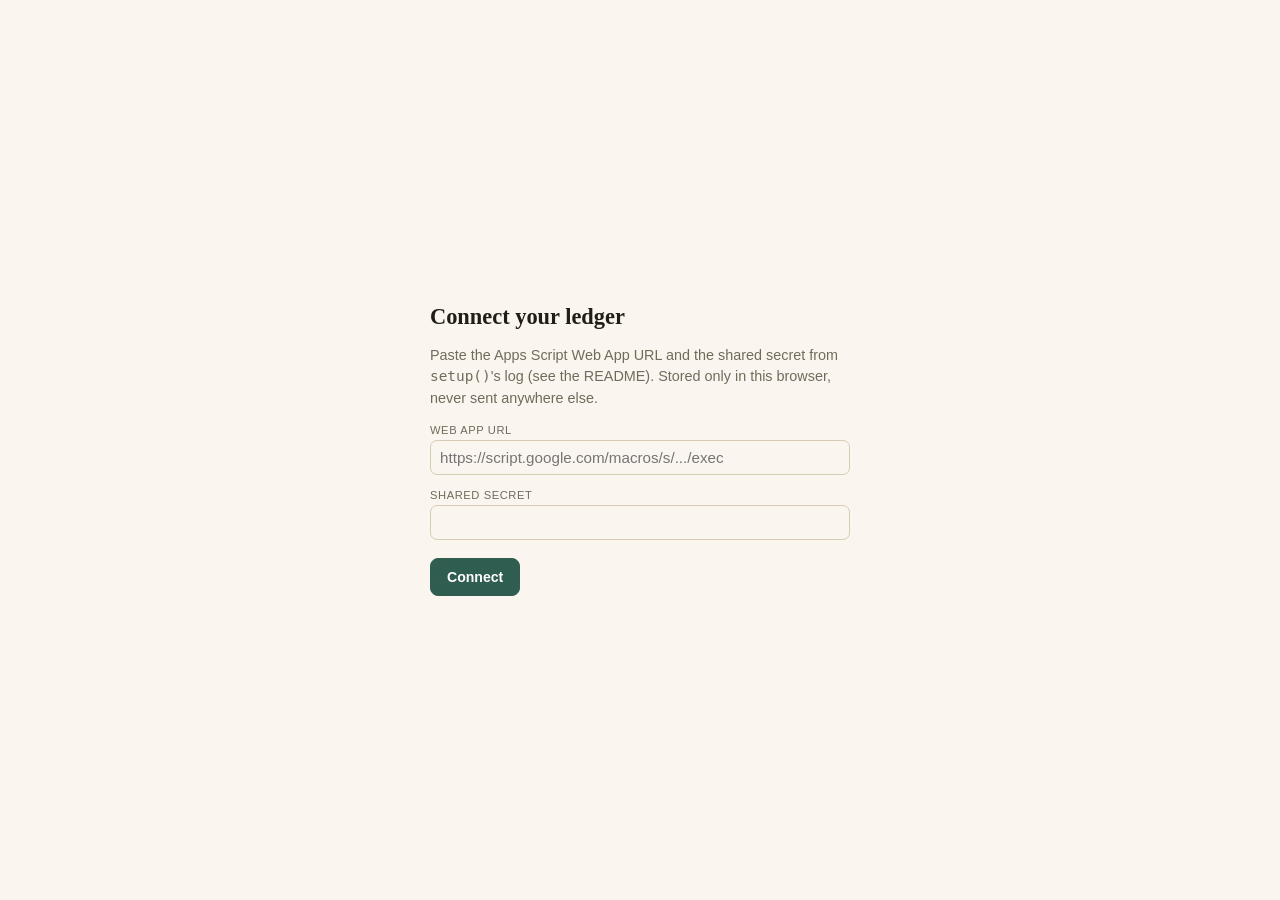
<file: index.html>
<!doctype html>
<html lang="en">
<head>
<meta charset="utf-8">
<title>Rent Ledger</title>
<meta name="viewport" content="width=device-width, initial-scale=1, viewport-fit=cover">
<meta name="color-scheme" content="light dark">
<style>
  :root{
    --paper:#FAF6EF; --paper-raised:#FFFFFF; --ink:#211D17; --ink-soft:#726A5B; --ink-faint:#A69C89;
    --line:#E7DFCF; --line-strong:#D7CBB3; --accent:#2F5D50; --accent-strong:#1F473C; --accent-soft:#E1EAE3;
    --good:#2F7A46; --good-soft:#E3F1E6; --warn:#AD7817; --warn-soft:#FBEEDA; --bad:#B23A2E; --bad-soft:#FBE7E3;
    --shadow: 0 1px 2px rgba(33,29,23,0.06), 0 4px 14px rgba(33,29,23,0.05);
    --radius: 10px;
    --serif: ui-serif, Georgia, "Iowan Old Style", "Palatino Linotype", "Times New Roman", serif;
    --sans: -apple-system, BlinkMacSystemFont, "Segoe UI", Roboto, Helvetica, Arial, sans-serif;
  }
  @media (prefers-color-scheme: dark){
    :root{
      --paper:#161409; --paper-raised:#1F1C13; --ink:#F1EAD8; --ink-soft:#B7AC93; --ink-faint:#7C7360;
      --line:#332E20; --line-strong:#453E29; --accent:#7BB09C; --accent-strong:#9FCAB8; --accent-soft:#20342C;
      --good:#5FB577; --good-soft:#1E3324; --warn:#E0A94A; --warn-soft:#3A2C14; --bad:#E2685A; --bad-soft:#3A211D;
      --shadow: 0 1px 2px rgba(0,0,0,0.3), 0 4px 14px rgba(0,0,0,0.25);
    }
  }
  *{box-sizing:border-box;}
  html,body{margin:0;padding:0;}
  body{
    background:var(--paper); color:var(--ink); font-family:var(--sans);
    -webkit-font-smoothing:antialiased; min-height:100vh;
    padding-bottom: calc(72px + env(safe-area-inset-bottom));
  }
  h1,h2,h3{font-family:var(--serif); font-weight:600; margin:0;}
  .num{ font-variant-numeric:tabular-nums; font-family:var(--serif); }
  button{ font-family:var(--sans); }
  :focus-visible{ outline:2px solid var(--accent); outline-offset:2px; }

  .topbar{
    position:sticky; top:0; z-index:20; background:var(--paper); border-bottom:1px solid var(--line);
    padding: max(14px, env(safe-area-inset-top)) 18px 12px;
    display:flex; align-items:center; justify-content:space-between; gap:10px;
  }
  .brand{ font-size:1.25rem; }
  .brand .accent-dot{ color:var(--accent); }
  .topbar-right{ display:flex; align-items:center; gap:8px; }
  .month-pill{
    font-size:0.72rem; font-weight:600; letter-spacing:0.06em; text-transform:uppercase;
    color:var(--accent-strong); background:var(--accent-soft); border-radius:999px; padding:5px 11px; white-space:nowrap;
  }
  .icon-btn{
    background:none; border:1px solid var(--line-strong); border-radius:8px; width:32px; height:32px;
    display:flex; align-items:center; justify-content:center; color:var(--ink-soft); cursor:pointer;
  }
  .icon-btn svg{ width:16px; height:16px; }
  .icon-btn:disabled{ opacity:0.35; cursor:default; }

  .banner{
    margin:12px 18px 0; padding:12px 14px; border-radius:var(--radius);
    font-size:0.88rem; display:flex; gap:10px; align-items:flex-start; justify-content:space-between;
  }
  .banner.info{ background:var(--accent-soft); color:var(--accent-strong); border:1px solid var(--line-strong); }
  .banner.error{ background:var(--bad-soft); color:var(--bad); border:1px solid var(--bad); }
  .banner button{ background:none; border:none; color:inherit; font-size:1rem; line-height:1; cursor:pointer; }

  main{ padding: 16px 18px 40px; max-width:760px; margin:0 auto; }
  .panel{ display:none; }
  .panel.active{ display:block; }

  .stats{ display:grid; grid-template-columns:1fr 1fr; gap:10px; margin-bottom:20px; }
  @media (min-width:560px){ .stats{ grid-template-columns:repeat(4,1fr); } }
  .stat{ background:var(--paper-raised); border:1px solid var(--line); border-radius:var(--radius); padding:12px 14px; box-shadow:var(--shadow); }
  .stat .label{ font-size:0.68rem; text-transform:uppercase; letter-spacing:0.07em; color:var(--ink-soft); }
  .stat .value{ font-size:1.5rem; margin-top:3px; }
  .stat .value.good{ color:var(--good); }
  .stat .value.bad{ color:var(--bad); }

  .chiprow{ display:flex; flex-wrap:wrap; gap:8px; margin-bottom:22px; }
  .chip{ font-size:0.76rem; font-weight:600; border-radius:999px; padding:5px 11px; display:inline-flex; align-items:center; gap:6px; }
  .chip.paid{ background:var(--good-soft); color:var(--good); }
  .chip.partial, .chip.late{ background:var(--warn-soft); color:var(--warn); }
  .chip.unpaid{ background:var(--bad-soft); color:var(--bad); }
  .chip .dot{ width:6px; height:6px; border-radius:50%; background:currentColor; }

  .section-head{ display:flex; align-items:center; gap:10px; margin: 26px 0 12px; }
  .section-head h2{ font-size:1.05rem; }
  .section-head .rule{ flex:1; height:1px; background:var(--line-strong); }
  .section-head .count{ font-size:0.78rem; color:var(--ink-faint); }

  .tcard{ background:var(--paper-raised); border:1px solid var(--line); border-radius:var(--radius); padding:14px 16px; margin-bottom:12px; box-shadow:var(--shadow); }
  .tcard-head{ display:flex; justify-content:space-between; align-items:flex-start; gap:10px; }
  .tcard-name{ font-size:1.05rem; }
  .tcard-unit{ font-size:0.82rem; color:var(--ink-soft); margin-top:1px; }
  .tcard-expected{ text-align:right; }
  .tcard-expected .amt{ font-size:1.15rem; }
  .tcard-expected .breakdown{ font-size:0.72rem; color:var(--ink-faint); margin-top:1px; }

  .field-grid{ display:grid; grid-template-columns:1fr 1fr; gap:10px; margin-top:12px; }
  .field{ display:flex; flex-direction:column; gap:4px; }
  .field.full{ grid-column:1/-1; }
  .field label{ font-size:0.7rem; text-transform:uppercase; letter-spacing:0.05em; color:var(--ink-soft); }
  input, select, textarea{
    font-family:var(--sans); font-size:0.95rem; color:var(--ink); background:var(--paper);
    border:1px solid var(--line-strong); border-radius:7px; padding:8px 9px; width:100%;
  }
  input[type="number"]{ font-family:var(--serif); font-variant-numeric:tabular-nums; }
  textarea{ resize:vertical; min-height:44px; font-family:var(--sans); }
  input:focus, select:focus, textarea:focus{ border-color:var(--accent); }
  .status-select.st-paid{ color:var(--good); border-color:var(--good); }
  .status-select.st-partial, .status-select.st-late{ color:var(--warn); border-color:var(--warn); }
  .status-select.st-unpaid{ color:var(--bad); border-color:var(--bad); }

  .save-row{ display:flex; justify-content:flex-end; margin-top:8px; }
  .save-state{ font-size:0.74rem; color:var(--ink-faint); display:flex; align-items:center; gap:5px; }
  .save-state.saved{ color:var(--good); }
  .save-state.error{ color:var(--bad); }

  .btn{ font-size:0.88rem; font-weight:600; border-radius:8px; padding:10px 16px; border:1px solid var(--line-strong); background:var(--paper-raised); color:var(--ink); cursor:pointer; }
  .btn:hover{ border-color:var(--accent); }
  .btn.primary{ background:var(--accent); border-color:var(--accent); color:var(--paper-raised); }
  .btn.small{ font-size:0.78rem; padding:6px 11px; }
  .btn-row{ display:flex; gap:10px; flex-wrap:wrap; margin-top:18px; }

  .month-entry{ background:var(--paper-raised); border:1px solid var(--line); border-radius:var(--radius); margin-bottom:12px; box-shadow:var(--shadow); overflow:hidden; }
  .month-entry summary{ list-style:none; cursor:pointer; padding:14px 16px; display:flex; justify-content:space-between; align-items:center; gap:10px; }
  .month-entry summary::-webkit-details-marker{ display:none; }
  .month-entry summary .m-title{ font-size:1rem; }
  .month-entry summary .m-sub{ font-size:0.78rem; color:var(--ink-soft); margin-top:2px; }
  .month-entry .m-rate{ font-size:1.05rem; white-space:nowrap; }
  .month-entry .m-body{ padding:0 16px 16px; border-top:1px solid var(--line); }
  .table-wrap{ overflow-x:auto; margin-top:10px; }
  table{ border-collapse:collapse; width:100%; font-size:0.84rem; min-width:520px; }
  th,td{ text-align:left; padding:7px 8px; border-bottom:1px solid var(--line); white-space:nowrap; }
  th{ font-size:0.68rem; text-transform:uppercase; letter-spacing:0.05em; color:var(--ink-soft); font-weight:600; }
  td.comment{ white-space:normal; min-width:160px; color:var(--ink-soft); }
  td.amt{ font-family:var(--serif); font-variant-numeric:tabular-nums; }
  .empty{ color:var(--ink-faint); font-size:0.9rem; padding:20px 4px; text-align:center; }

  .tabbar{ position:fixed; bottom:0; left:0; right:0; z-index:30; background:var(--paper-raised); border-top:1px solid var(--line); display:flex; padding-bottom:env(safe-area-inset-bottom); }
  .tabbtn{ flex:1; background:none; border:none; padding:10px 4px 8px; cursor:pointer; display:flex; flex-direction:column; align-items:center; gap:3px; color:var(--ink-faint); }
  .tabbtn svg{ width:22px; height:22px; }
  .tabbtn span{ font-size:0.68rem; font-weight:600; letter-spacing:0.02em; }
  .tabbtn.active{ color:var(--accent); }

  .hint{ font-size:0.78rem; color:var(--ink-faint); margin-top:6px; }

  /* Connect overlay */
  .connect-overlay{ position:fixed; inset:0; background:var(--paper); z-index:60; display:flex; align-items:center; justify-content:center; padding:24px; }
  .connect-overlay.hidden{ display:none; }
  .connect-card{ max-width:420px; width:100%; }
  .connect-card h1{ font-size:1.4rem; margin-bottom:6px; }
  .connect-card p{ font-size:0.9rem; color:var(--ink-soft); line-height:1.5; }
  .connect-card .field{ margin-top:14px; }

  .spinner-wrap{ display:flex; justify-content:center; padding:40px 0; color:var(--ink-faint); font-size:0.9rem; }
</style>
</head>
<body>

<div class="topbar">
  <h1 class="brand">Rent<span class="accent-dot">·</span>Ledger</h1>
  <div class="topbar-right">
    <button class="icon-btn" id="monthPrevBtn" title="Previous month" aria-label="Previous month">
      <svg viewBox="0 0 24 24" fill="none" stroke="currentColor" stroke-width="1.8"><path d="M15 18l-6-6 6-6"/></svg>
    </button>
    <span class="month-pill" id="monthPill">—</span>
    <button class="icon-btn" id="monthNextBtn" title="Next month" aria-label="Next month">
      <svg viewBox="0 0 24 24" fill="none" stroke="currentColor" stroke-width="1.8"><path d="M9 6l6 6-6 6"/></svg>
    </button>
    <button class="icon-btn" id="refreshBtn" title="Refresh" aria-label="Refresh">
      <svg viewBox="0 0 24 24" fill="none" stroke="currentColor" stroke-width="1.8"><path d="M3 12a9 9 0 0 1 15.3-6.4M21 12a9 9 0 0 1-15.3 6.4"/><path d="M18 3v5h-5M6 21v-5h5"/></svg>
    </button>
    <button class="icon-btn" id="settingsBtn" title="Connection settings" aria-label="Connection settings">
      <svg viewBox="0 0 24 24" fill="none" stroke="currentColor" stroke-width="1.8"><circle cx="12" cy="12" r="3"/><path d="M19.4 15a1.7 1.7 0 0 0 .3 1.9l.1.1a2 2 0 1 1-2.8 2.8l-.1-.1a1.7 1.7 0 0 0-1.9-.3 1.7 1.7 0 0 0-1 1.6V21a2 2 0 1 1-4 0v-.2a1.7 1.7 0 0 0-1-1.6 1.7 1.7 0 0 0-1.9.3l-.1.1a2 2 0 1 1-2.8-2.8l.1-.1a1.7 1.7 0 0 0 .3-1.9 1.7 1.7 0 0 0-1.6-1H3a2 2 0 1 1 0-4h.2a1.7 1.7 0 0 0 1.6-1 1.7 1.7 0 0 0-.3-1.9l-.1-.1a2 2 0 1 1 2.8-2.8l.1.1a1.7 1.7 0 0 0 1.9.3H9a1.7 1.7 0 0 0 1-1.6V3a2 2 0 1 1 4 0v.2a1.7 1.7 0 0 0 1 1.6 1.7 1.7 0 0 0 1.9-.3l.1-.1a2 2 0 1 1 2.8 2.8l-.1.1a1.7 1.7 0 0 0-.3 1.9V9a1.7 1.7 0 0 0 1.6 1H21a2 2 0 1 1 0 4h-.2a1.7 1.7 0 0 0-1.6 1z"/></svg>
    </button>
  </div>
</div>

<div id="bannerRegion"></div>

<main>
  <section class="panel active" id="panel-collect">
    <div id="collectContent"><div class="spinner-wrap">Loading…</div></div>
  </section>

  <section class="panel" id="panel-history">
    <div class="section-head" style="margin-top:4px;"><h2>Closed months</h2><div class="rule"></div></div>
    <div id="historyList"><div class="spinner-wrap">Loading…</div></div>
  </section>
</main>

<nav class="tabbar">
  <button class="tabbtn active" data-tab="collect">
    <svg viewBox="0 0 24 24" fill="none" stroke="currentColor" stroke-width="1.6"><rect x="3" y="4" width="18" height="17" rx="2"/><path d="M3 9h18M8 3v3M16 3v3M7 13h4M7 17h7"/></svg>
    <span>Collect</span>
  </button>
  <button class="tabbtn" data-tab="history">
    <svg viewBox="0 0 24 24" fill="none" stroke="currentColor" stroke-width="1.6"><path d="M3 12a9 9 0 1 0 3-6.7"/><path d="M3 4v5h5"/><path d="M12 8v4l3 2"/></svg>
    <span>History</span>
  </button>
</nav>

<div class="connect-overlay hidden" id="connectOverlay">
  <div class="connect-card">
    <h1>Connect your ledger</h1>
    <p>Paste the Apps Script Web App URL and the shared secret from <code>setup()</code>'s log (see the README). Stored only in this browser, never sent anywhere else.</p>
    <form id="connectForm">
      <div class="field"><label for="apiUrlInput">Web App URL</label><input type="url" id="apiUrlInput" placeholder="https://script.google.com/macros/s/.../exec" required></div>
      <div class="field"><label for="tokenInput">Shared secret</label><input type="text" id="tokenInput" required></div>
      <div class="btn-row"><button type="submit" class="btn primary">Connect</button></div>
    </form>
  </div>
</div>

<script>
(function(){
  "use strict";
  var LS_URL = "rentLedger.apiUrl";
  var LS_TOKEN = "rentLedger.token";
  var fmt = new Intl.NumberFormat("en-CA", { style:"currency", currency:"CAD" });
  var pct = function(n){ return (Math.round(n*10)/10).toString() + "%"; };
  var $ = function(id){ return document.getElementById(id); };

  function escapeHtml(s){
    return String(s).replace(/[&<>"']/g, function(c){
      return {"&":"&amp;","<":"&lt;",">":"&gt;","\"":"&quot;","'":"&#39;"}[c];
    });
  }
  function monthLabel(mk){
    var parts = mk.split("-"); var y = parseInt(parts[0],10); var m = parseInt(parts[1],10)-1;
    var names = ["January","February","March","April","May","June","July","August","September","October","November","December"];
    return names[m] + " " + y;
  }
  function currentMonthKey(){
    var d = new Date();
    return d.getFullYear() + "-" + String(d.getMonth()+1).padStart(2,"0");
  }
  function shiftMonth(mk, delta){
    var parts = mk.split("-");
    var d = new Date(parseInt(parts[0],10), parseInt(parts[1],10)-1+delta, 1);
    return d.getFullYear() + "-" + String(d.getMonth()+1).padStart(2,"0");
  }
  function statusLabel(s){ return { paid:"Paid", partial:"Partial", late:"Late", unpaid:"Unpaid" }[s] || s; }
  function suggestStatus(expected, collected){
    if(expected <= 0) return collected > 0 ? "paid" : "unpaid";
    if(collected >= expected - 0.005) return "paid";
    if(collected > 0) return "partial";
    return "unpaid";
  }

  function apiUrl(){ return localStorage.getItem(LS_URL) || ""; }
  function token(){ return localStorage.getItem(LS_TOKEN) || ""; }
  function configured(){ return !!apiUrl() && !!token(); }

  var latestData = null;
  var rowState = {}; // key -> {collected, datePaid, method, status, statusManual, comment}
  var saveTimers = {};
  var viewMonth = currentMonthKey();
  var dirtyKeys = {}; // keys with a save pending or in flight

  function keyFor(name, unit){ return name + "::" + unit; }

  function showBanner(kind, message, opts){
    var region = $("bannerRegion");
    var dismissable = !opts || opts.dismissable !== false;
    region.innerHTML =
      '<div class="banner ' + kind + '"><span>' + message + '</span>' +
      (dismissable ? '<button aria-label="Dismiss">&times;</button>' : '') + '</div>';
    if(dismissable){
      region.querySelector("button").addEventListener("click", function(){ region.innerHTML = ""; });
    }
  }
  function clearBanner(){ $("bannerRegion").innerHTML = ""; }

  async function apiGet(month){
    var url = apiUrl() + "?token=" + encodeURIComponent(token()) + "&month=" + encodeURIComponent(month);
    var res = await fetch(url);
    if(!res.ok) throw new Error("Network error (" + res.status + ")");
    var data = await res.json();
    if(data.error) throw new Error(data.error === "unauthorized" ? "Shared secret rejected — check Settings." : data.error);
    return data;
  }

  async function apiPost(payload){
    var res = await fetch(apiUrl(), {
      method: "POST",
      headers: { "Content-Type": "text/plain;charset=utf-8" },
      body: JSON.stringify(Object.assign({ token: token() }, payload))
    });
    if(!res.ok) throw new Error("Network error (" + res.status + ")");
    var data = await res.json();
    if(data.error) throw new Error(data.error);
    return data;
  }

  function totalsFor(rows){
    var expected=0, collected=0, paid=0, partial=0, late=0, unpaid=0;
    rows.forEach(function(r){
      expected += Number(r.expected != null ? r.expected : r.Expected) || 0;
      collected += Number(r.collected != null ? r.collected : r.Collected) || 0;
      var st = (r.status || r.Status || "unpaid").toLowerCase();
      if(st==="paid") paid++; else if(st==="partial") partial++; else if(st==="late") late++; else unpaid++;
    });
    var rate = expected > 0 ? (collected/expected*100) : (rows.length===0 ? 0 : 100);
    return { expected:expected, collected:collected, outstanding:expected-collected, rate:rate, paid:paid, partial:partial, late:late, unpaid:unpaid };
  }

  function tenantCardHtml(t){
    var key = keyFor(t.name, t.unit);
    var r = rowState[key];
    var breakdown = t.type === "commercial"
      ? "Base " + fmt.format(t.baseRent) + " + tax " + fmt.format(t.expected - t.baseRent)
      : "No tax (residential)";
    return (
      '<div class="tcard" data-key="' + encodeURIComponent(key) + '">' +
        '<div class="tcard-head">' +
          '<div><div class="tcard-name">' + escapeHtml(t.name || "(unnamed)") + '</div><div class="tcard-unit">' + escapeHtml(t.unit||"") + '</div></div>' +
          '<div class="tcard-expected"><div class="amt num">' + fmt.format(t.expected) + '</div><div class="breakdown">' + breakdown + '</div></div>' +
        '</div>' +
        '<div class="field-grid">' +
          '<div class="field"><label>Amount collected ($)</label><input type="number" step="0.01" min="0" class="in-collected" value="' + r.collected + '"></div>' +
          '<div class="field"><label>Date paid</label><input type="date" class="in-date" value="' + escapeHtml(r.datePaid||"") + '"></div>' +
          '<div class="field"><label>Method</label><select class="in-method">' +
            ["", "E-transfer","Cheque","Cash","Direct deposit","Other"].map(function(m){
              return '<option value="' + m + '"' + (r.method===m?" selected":"") + '>' + (m===""?"—":m) + '</option>';
            }).join("") +
          '</select></div>' +
          '<div class="field"><label>Status</label><select class="in-status status-select st-' + r.status + '">' +
            ["paid","partial","late","unpaid"].map(function(s){
              return '<option value="' + s + '"' + (r.status===s?" selected":"") + '>' + statusLabel(s) + '</option>';
            }).join("") +
          '</select></div>' +
          '<div class="field full"><label>Comment — reason for late / partial / non-payment</label>' +
            '<textarea class="in-comment" placeholder="Optional note, e.g. tenant reported layoff, promised payment by the 15th...">' + escapeHtml(r.comment||"") + '</textarea></div>' +
        '</div>' +
        '<div class="save-row"><span class="save-state" data-key="' + encodeURIComponent(key) + '"></span></div>' +
      '</div>'
    );
  }

  function renderCollect(){
    var content = $("collectContent");
    var tenants = latestData.tenants || [];
    var residential = tenants.filter(function(t){ return t.type === "residential"; });
    var commercial = tenants.filter(function(t){ return t.type === "commercial"; });

    var rows = tenants.map(function(t){ return Object.assign({}, rowState[keyFor(t.name,t.unit)], {expected:t.expected}); });
    var totals = totalsFor(rows);

    var html =
      '<div class="stats">' +
        '<div class="stat"><div class="label">Expected</div><div class="value num">' + fmt.format(totals.expected) + '</div></div>' +
        '<div class="stat"><div class="label">Collected</div><div class="value num good">' + fmt.format(totals.collected) + '</div></div>' +
        '<div class="stat"><div class="label">Outstanding</div><div class="value num ' + (totals.outstanding>0?"bad":"") + '">' + fmt.format(totals.outstanding) + '</div></div>' +
        '<div class="stat"><div class="label">Collection rate</div><div class="value num">' + pct(totals.rate) + '</div></div>' +
      '</div>' +
      '<div class="chiprow">' +
        '<span class="chip paid"><span class="dot"></span>' + totals.paid + ' paid</span>' +
        '<span class="chip partial"><span class="dot"></span>' + totals.partial + ' partial</span>' +
        '<span class="chip late"><span class="dot"></span>' + totals.late + ' late</span>' +
        '<span class="chip unpaid"><span class="dot"></span>' + totals.unpaid + ' unpaid</span>' +
      '</div>';

    if(!tenants.length){
      html += '<div class="empty">No active tenants found. Add rows to the Tenants tab of your Google Sheet — this page reflects it automatically.</div>';
    } else {
      if(residential.length){
        html += '<div class="section-head"><h2>Residential</h2><div class="rule"></div><span class="count">' + residential.length + '</span></div>';
        html += residential.map(tenantCardHtml).join("");
      }
      if(commercial.length){
        html += '<div class="section-head"><h2>Commercial</h2><div class="rule"></div><span class="count">' + commercial.length + '</span></div>';
        html += commercial.map(tenantCardHtml).join("");
      }
      html += '<div class="btn-row"><button class="btn small" id="exportCurrentBtn">Export ' + monthLabel(latestData.month) + ' (CSV)</button></div>';
    }
    content.innerHTML = html;
    var exportBtn = document.getElementById("exportCurrentBtn");
    if(exportBtn) exportBtn.addEventListener("click", exportViewedMonthCsv);
  }

  function renderHistory(){
    var list = $("historyList");
    var history = latestData.history || [];
    if(!history.length){
      list.innerHTML = '<div class="empty">No prior months recorded yet. Once a month passes, it will appear here automatically for audit purposes.</div>';
      return;
    }
    list.innerHTML = history.map(function(h){
      var totals = totalsFor(h.rows);
      var rowsHtml = h.rows.map(function(r){
        return '<tr>' +
          '<td>' + escapeHtml(r.Name) + '</td>' +
          '<td>' + escapeHtml(r.Unit||"") + '</td>' +
          '<td>' + (String(r.Type).toLowerCase()==="commercial"?"Commercial":"Residential") + '</td>' +
          '<td class="amt num">' + fmt.format(Number(r.Expected)||0) + '</td>' +
          '<td class="amt num">' + fmt.format(Number(r.Collected)||0) + '</td>' +
          '<td>' + statusLabel(String(r.Status).toLowerCase()) + '</td>' +
          '<td>' + (r.DatePaid||"—") + '</td>' +
          '<td class="comment">' + escapeHtml(r.Comment||"") + '</td>' +
        '</tr>';
      }).join("");
      return '<details class="month-entry">' +
        '<summary><div><div class="m-title">' + monthLabel(h.month) + '</div>' +
        '<div class="m-sub">' + fmt.format(totals.collected) + ' of ' + fmt.format(totals.expected) + ' collected · ' + totals.unpaid + ' unpaid</div></div>' +
        '<div class="m-rate num">' + pct(totals.rate) + '</div></summary>' +
        '<div class="m-body">' +
        '<div class="table-wrap"><table><thead><tr><th>Tenant</th><th>Unit</th><th>Type</th><th>Expected</th><th>Collected</th><th>Status</th><th>Date paid</th><th>Comment</th></tr></thead><tbody>' + rowsHtml + '</tbody></table></div>' +
        '<div class="btn-row"><button class="btn small export-month-btn" data-month="' + h.month + '">Export month (CSV)</button></div>' +
        '</div></details>';
    }).join("");
  }

  function csvEscape(v){
    var s = String(v===undefined||v===null?"":v);
    if(/[",\n]/.test(s)) return '"' + s.replace(/"/g,'""') + '"';
    return s;
  }
  function downloadBlob(filename, data, mime){
    var blob = new Blob([data], {type: mime});
    var url = URL.createObjectURL(blob);
    var a = document.createElement("a");
    a.href = url; a.download = filename; document.body.appendChild(a); a.click();
    document.body.removeChild(a); URL.revokeObjectURL(url);
  }
  function exportMonthCsv(month){
    var h = (latestData.history||[]).find(function(x){ return x.month===month; });
    if(!h) return;
    var header = ["Tenant","Unit","Type","Base Rent","Tax Rate %","Expected","Collected","Outstanding","Status","Date Paid","Method","Comment"];
    var lines = [header.join(",")];
    h.rows.forEach(function(r){
      lines.push([
        r.Name, r.Unit||"", r.Type, r.BaseRent, r.TaxRatePct||0, r.Expected, r.Collected,
        (Number(r.Expected)-Number(r.Collected)), statusLabel(String(r.Status).toLowerCase()), r.DatePaid||"", r.Method||"", r.Comment||""
      ].map(csvEscape).join(","));
    });
    downloadBlob("rent-ledger-" + month + ".csv", lines.join("\n"), "text/csv");
  }
  function exportViewedMonthCsv(){
    var header = ["Tenant","Unit","Type","Base Rent","Tax Rate %","Expected","Collected","Outstanding","Status","Date Paid","Method","Comment"];
    var lines = [header.join(",")];
    (latestData.tenants||[]).forEach(function(t){
      var r = rowState[keyFor(t.name, t.unit)] || {};
      lines.push([
        t.name, t.unit||"", t.type, t.baseRent, t.taxRate||0, t.expected, r.collected||0,
        (Number(t.expected)-(Number(r.collected)||0)), statusLabel(r.status||"unpaid"), r.datePaid||"", r.method||"", r.comment||""
      ].map(csvEscape).join(","));
    });
    downloadBlob("rent-ledger-" + latestData.month + ".csv", lines.join("\n"), "text/csv");
  }

  function initRowState(){
    rowState = {};
    (latestData.tenants||[]).forEach(function(t){
      var key = keyFor(t.name, t.unit);
      var existing = (latestData.current||[]).find(function(r){ return r.Name===t.name && r.Unit===t.unit; });
      if(existing){
        rowState[key] = {
          collected: Number(existing.Collected)||0, datePaid: existing.DatePaid||"", method: existing.Method||"",
          status: String(existing.Status||"unpaid").toLowerCase(), statusManual: true, comment: existing.Comment||""
        };
      } else {
        rowState[key] = { collected:0, datePaid:"", method:"", status:"unpaid", statusManual:false, comment:"" };
      }
    });
  }

  async function loadData(){
    if(!configured()){ showConnect(); return; }
    flushPendingSaves();
    try{
      clearBanner();
      $("collectContent").innerHTML = '<div class="spinner-wrap">Loading…</div>';
      latestData = await apiGet(viewMonth);
      $("monthPill").textContent = monthLabel(latestData.month);
      $("monthNextBtn").disabled = viewMonth >= currentMonthKey();
      if(viewMonth !== currentMonthKey()){
        showBanner("info", "Viewing " + monthLabel(viewMonth) + " — entries you save here are recorded for that month.");
      }
      initRowState();
      renderCollect();
      renderHistory();
    }catch(err){
      $("collectContent").innerHTML = "";
      $("historyList").innerHTML = "";
      showBanner("error", "Couldn't load your ledger: " + escapeHtml(err.message) + ". <button class='btn small' id='retryBtn' style='margin-left:6px;'>Retry</button>", {dismissable:false});
      var retry = document.getElementById("retryBtn");
      if(retry) retry.addEventListener("click", loadData);
    }
  }

  function setSaveState(key, state, text){
    var el = document.querySelector('.save-state[data-key="' + CSS.escape(encodeURIComponent(key)) + '"]');
    if(!el) return;
    el.className = "save-state" + (state ? " " + state : "");
    el.textContent = text || "";
  }

  var pendingFns = {}; // key -> debounced save fn not yet run

  function flushPendingSaves(){
    Object.keys(saveTimers).forEach(function(key){ clearTimeout(saveTimers[key]); });
    saveTimers = {};
    Object.keys(pendingFns).forEach(function(key){
      var fn = pendingFns[key]; delete pendingFns[key]; fn();
    });
  }

  function scheduleSave(key, immediate){
    var t = latestData.tenants.find(function(x){ return keyFor(x.name,x.unit) === key; });
    if(!t) return;
    var month = latestData.month; // capture now — a debounced save must not follow a month switch
    var doSave = async function(){
      setSaveState(key, "", "Saving…");
      try{
        await apiPost({
          name: t.name, unit: t.unit, month: month,
          collected: rowState[key].collected, datePaid: rowState[key].datePaid,
          method: rowState[key].method, status: rowState[key].status, comment: rowState[key].comment
        });
        delete dirtyKeys[key];
        setSaveState(key, "saved", "Saved " + new Date().toLocaleTimeString([], {hour:"2-digit", minute:"2-digit"}));
      }catch(err){
        setSaveState(key, "error", "Couldn't save — tap to retry");
      }
    };
    dirtyKeys[key] = true;
    clearTimeout(saveTimers[key]);
    delete pendingFns[key];
    if(immediate){
      doSave();
    } else {
      pendingFns[key] = doSave;
      saveTimers[key] = setTimeout(function(){ delete pendingFns[key]; doSave(); }, 800);
    }
  }

  document.addEventListener("click", function(e){
    if(e.target.classList.contains("save-state") && e.target.classList.contains("error")){
      var key = decodeURIComponent(e.target.dataset.key);
      scheduleSave(key, true);
    }
  });

  document.addEventListener("input", function(e){
    var card = e.target.closest(".tcard");
    if(!card) return;
    var key = decodeURIComponent(card.dataset.key);
    var r = rowState[key];
    if(!r) return;
    if(e.target.classList.contains("in-collected")){
      r.collected = parseFloat(e.target.value) || 0;
      if(!r.statusManual){
        var t = latestData.tenants.find(function(x){ return keyFor(x.name,x.unit) === key; });
        r.status = suggestStatus(t.expected, r.collected);
        var sel = card.querySelector(".in-status");
        sel.value = r.status; sel.className = "in-status status-select st-" + r.status;
      }
      renderCollectStatsOnly();
      scheduleSave(key, false);
    } else if(e.target.classList.contains("in-comment")){
      r.comment = e.target.value; scheduleSave(key, false);
    }
  });

  document.addEventListener("change", function(e){
    var card = e.target.closest(".tcard");
    if(!card) return;
    var key = decodeURIComponent(card.dataset.key);
    var r = rowState[key];
    if(!r) return;
    if(e.target.classList.contains("in-date")){
      r.datePaid = e.target.value; scheduleSave(key, true);
    } else if(e.target.classList.contains("in-method")){
      r.method = e.target.value; scheduleSave(key, true);
    } else if(e.target.classList.contains("in-status")){
      r.status = e.target.value; r.statusManual = true;
      e.target.className = "in-status status-select st-" + r.status;
      renderCollectStatsOnly();
      scheduleSave(key, true);
    }
  });

  function renderCollectStatsOnly(){
    var statsEl = document.querySelector("#collectContent .stats");
    var chipEl = document.querySelector("#collectContent .chiprow");
    if(!statsEl || !chipEl) return;
    var rows = latestData.tenants.map(function(t){ return Object.assign({}, rowState[keyFor(t.name,t.unit)], {expected:t.expected}); });
    var totals = totalsFor(rows);
    statsEl.innerHTML =
      '<div class="stat"><div class="label">Expected</div><div class="value num">' + fmt.format(totals.expected) + '</div></div>' +
      '<div class="stat"><div class="label">Collected</div><div class="value num good">' + fmt.format(totals.collected) + '</div></div>' +
      '<div class="stat"><div class="label">Outstanding</div><div class="value num ' + (totals.outstanding>0?"bad":"") + '">' + fmt.format(totals.outstanding) + '</div></div>' +
      '<div class="stat"><div class="label">Collection rate</div><div class="value num">' + pct(totals.rate) + '</div></div>';
    chipEl.innerHTML =
      '<span class="chip paid"><span class="dot"></span>' + totals.paid + ' paid</span>' +
      '<span class="chip partial"><span class="dot"></span>' + totals.partial + ' partial</span>' +
      '<span class="chip late"><span class="dot"></span>' + totals.late + ' late</span>' +
      '<span class="chip unpaid"><span class="dot"></span>' + totals.unpaid + ' unpaid</span>';
  }

  document.addEventListener("click", function(e){
    if(!e.target.classList.contains("export-month-btn")) return;
    exportMonthCsv(e.target.dataset.month);
  });

  document.querySelectorAll(".tabbtn").forEach(function(btn){
    btn.addEventListener("click", function(){
      document.querySelectorAll(".tabbtn").forEach(function(b){ b.classList.remove("active"); });
      document.querySelectorAll(".panel").forEach(function(p){ p.classList.remove("active"); });
      btn.classList.add("active");
      $("panel-" + btn.dataset.tab).classList.add("active");
    });
  });

  $("refreshBtn").addEventListener("click", loadData);
  $("monthPrevBtn").addEventListener("click", function(){
    viewMonth = shiftMonth(viewMonth, -1);
    loadData();
  });
  $("monthNextBtn").addEventListener("click", function(){
    if(viewMonth >= currentMonthKey()) return;
    viewMonth = shiftMonth(viewMonth, 1);
    loadData();
  });

  window.addEventListener("beforeunload", function(e){
    if(Object.keys(dirtyKeys).length){
      e.preventDefault();
      e.returnValue = "";
    }
  });

  function showConnect(){ $("connectOverlay").classList.remove("hidden"); }
  function hideConnect(){ $("connectOverlay").classList.add("hidden"); }

  $("settingsBtn").addEventListener("click", function(){
    $("apiUrlInput").value = apiUrl();
    $("tokenInput").value = token();
    showConnect();
  });

  $("connectForm").addEventListener("submit", function(e){
    e.preventDefault();
    localStorage.setItem(LS_URL, $("apiUrlInput").value.trim());
    localStorage.setItem(LS_TOKEN, $("tokenInput").value.trim());
    hideConnect();
    loadData();
  });

  loadData();
})();
</script>
</body>
</html>
</file>
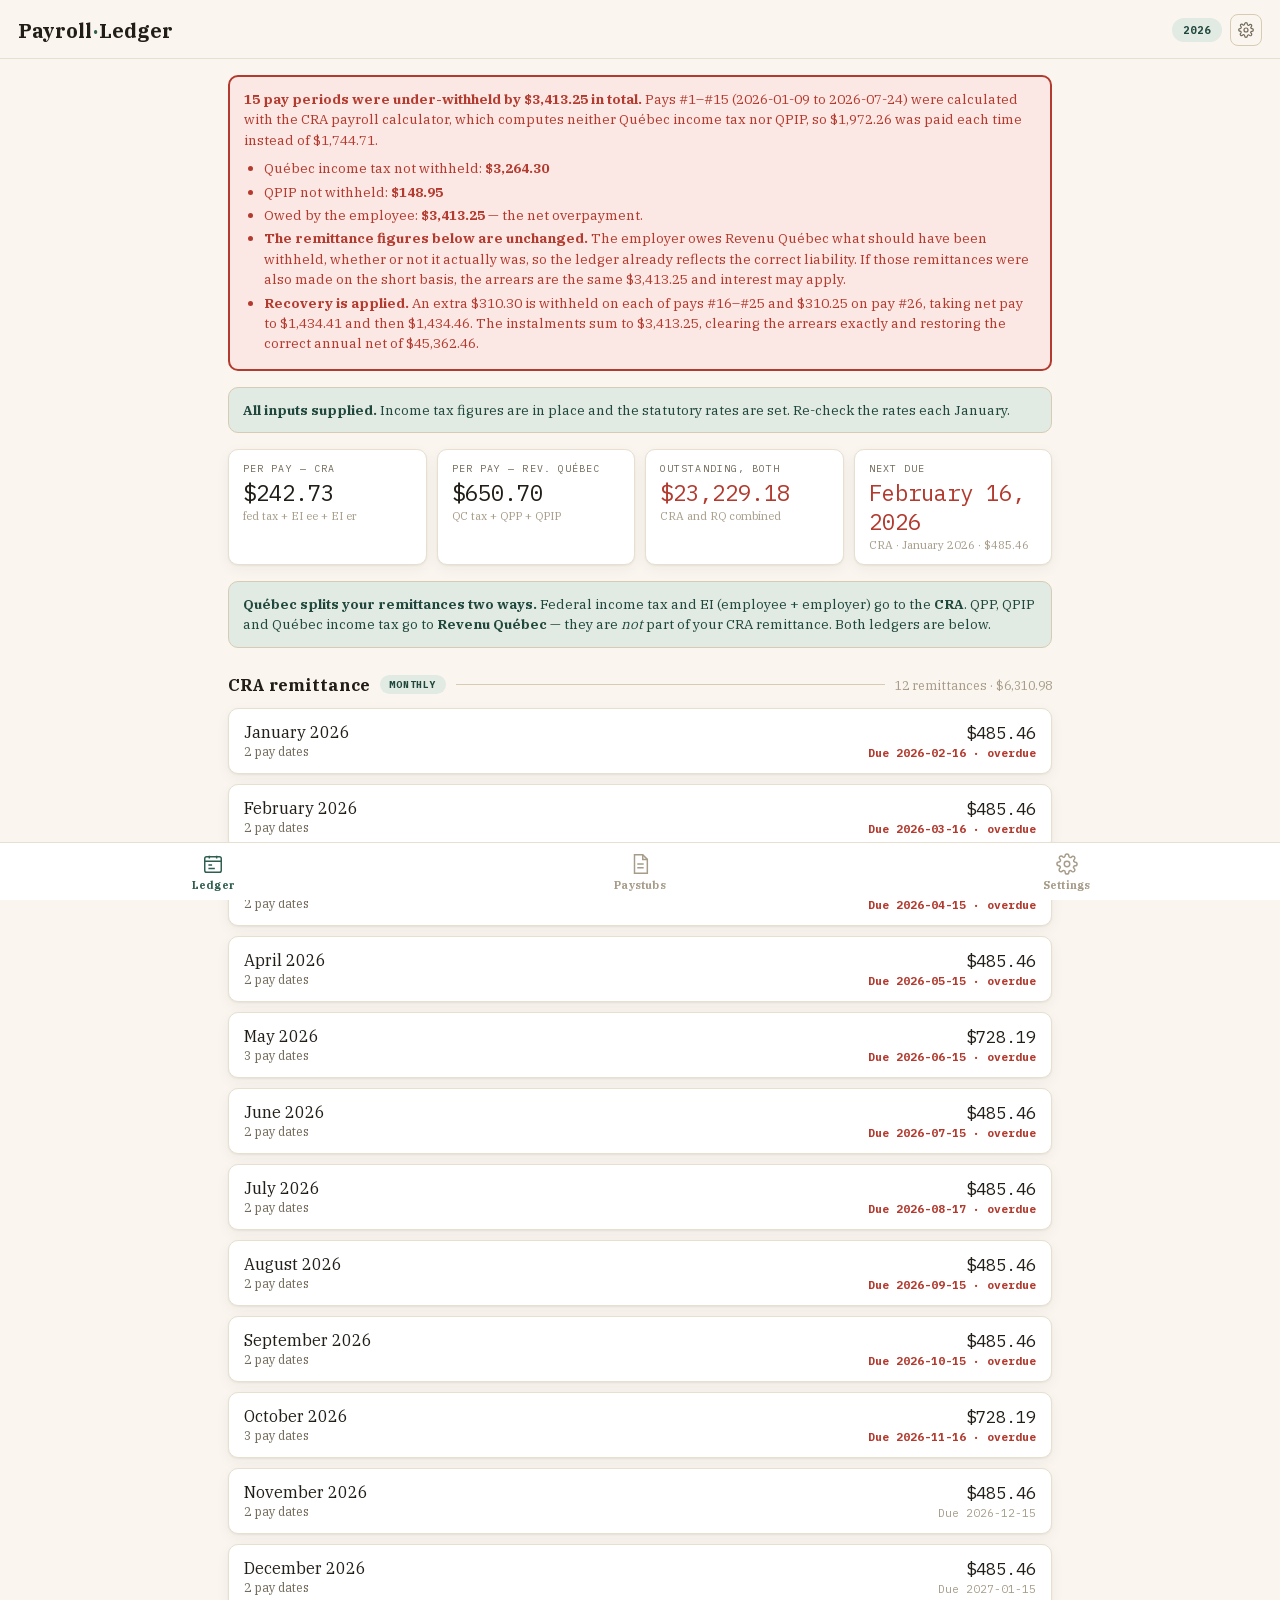
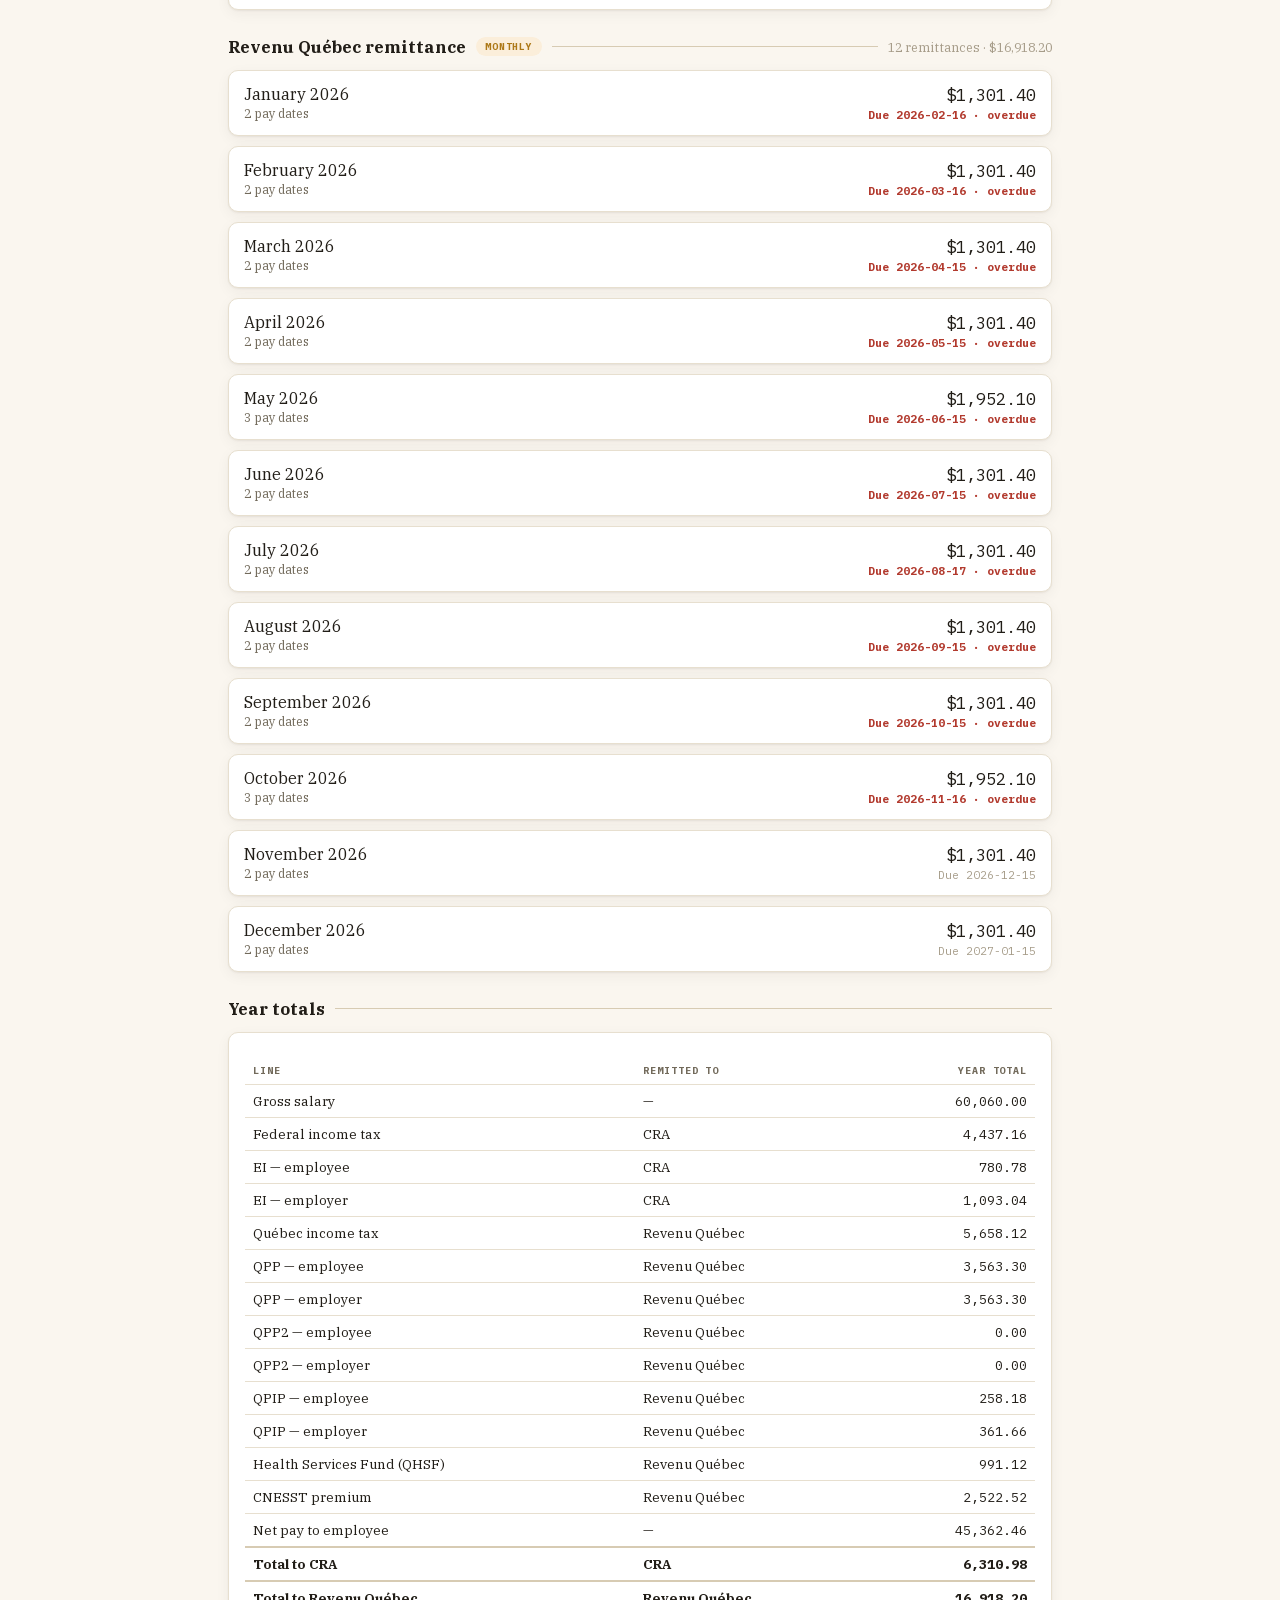
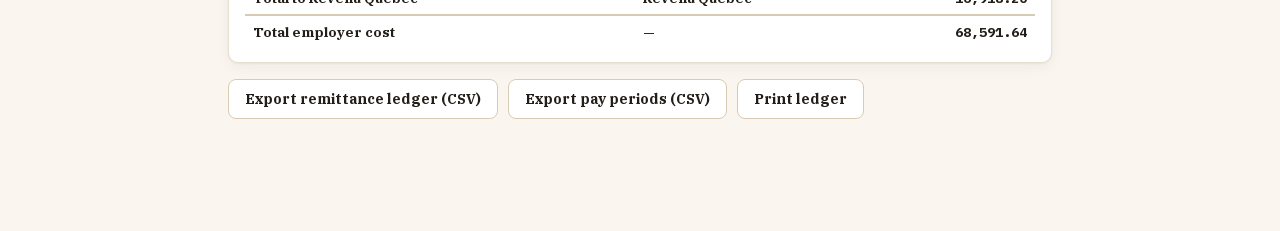
<file: payroll.html>
<!doctype html>
<html lang="en">
<head>
<meta charset="utf-8">
<title>Payroll · Remittances &amp; Paystubs</title>
<meta name="viewport" content="width=device-width, initial-scale=1, viewport-fit=cover">
<meta name="color-scheme" content="light dark">
<style>
@font-face{font-family:"Plex Serif";font-style:normal;font-weight:400;font-display:swap;src:url([data-uri]) format("woff2");}
@font-face{font-family:"Plex Serif";font-style:normal;font-weight:700;font-display:swap;src:url([data-uri]) format("woff2");}
@font-face{font-family:"Plex Mono";font-style:normal;font-weight:400;font-display:swap;src:url([data-uri]) format("woff2");}
@font-face{font-family:"Plex Mono";font-style:normal;font-weight:700;font-display:swap;src:url([data-uri]) format("woff2");}
  :root{
    --paper:#FAF6EF; --paper-raised:#FFFFFF; --ink:#211D17; --ink-soft:#726A5B; --ink-faint:#A69C89;
    --line:#E7DFCF; --line-strong:#D7CBB3; --accent:#2F5D50; --accent-strong:#1F473C; --accent-soft:#E1EAE3;
    --good:#2F7A46; --good-soft:#E3F1E6; --warn:#AD7817; --warn-soft:#FBEEDA; --bad:#B23A2E; --bad-soft:#FBE7E3;
    --shadow: 0 1px 2px rgba(33,29,23,0.06), 0 4px 14px rgba(33,29,23,0.05);
    --radius: 10px;
    --serif: "Plex Serif", Charter, Cambria, "Palatino Linotype", Georgia, serif;
    --sans: "Plex Serif", Charter, Cambria, "Palatino Linotype", Georgia, serif;
    --mono: "Plex Mono", "SF Mono", Consolas, "DejaVu Sans Mono", monospace;
  }
  @media (prefers-color-scheme: dark){
    :root{
      --paper:#161409; --paper-raised:#1F1C13; --ink:#F1EAD8; --ink-soft:#B7AC93; --ink-faint:#7C7360;
      --line:#332E20; --line-strong:#453E29; --accent:#7BB09C; --accent-strong:#9FCAB8; --accent-soft:#20342C;
      --good:#5FB577; --good-soft:#1E3324; --warn:#E0A94A; --warn-soft:#3A2C14; --bad:#E2685A; --bad-soft:#3A211D;
      --shadow: 0 1px 2px rgba(0,0,0,0.3), 0 4px 14px rgba(0,0,0,0.25);
    }
  }
  *{box-sizing:border-box;}
  html,body{margin:0;padding:0;}
  body{
    background:var(--paper); color:var(--ink); font-family:var(--sans);
    -webkit-font-smoothing:antialiased; min-height:100vh;
    padding-bottom: calc(72px + env(safe-area-inset-bottom));
  }
  h1,h2,h3{font-family:var(--serif); font-weight:700; margin:0; letter-spacing:0;}
  .num{ font-variant-numeric:tabular-nums; font-family:var(--mono); }
  button{ font-family:var(--sans); }
  :focus-visible{ outline:2px solid var(--accent); outline-offset:2px; }

  .topbar{
    position:sticky; top:0; z-index:20; background:var(--paper); border-bottom:1px solid var(--line);
    padding: max(14px, env(safe-area-inset-top)) 18px 12px;
    display:flex; align-items:center; justify-content:space-between; gap:10px;
  }
  .brand{ font-size:1.25rem; }
  .brand .accent-dot{ color:var(--accent); }
  .topbar-right{ display:flex; align-items:center; gap:8px; }
  .month-pill{
    font-family:var(--mono); font-size:0.66rem; font-weight:700; letter-spacing:0.1em; text-transform:uppercase;
    color:var(--accent-strong); background:var(--accent-soft); border-radius:999px; padding:5px 11px; white-space:nowrap;
  }
  .icon-btn{
    background:none; border:1px solid var(--line-strong); border-radius:8px; width:32px; height:32px;
    display:flex; align-items:center; justify-content:center; color:var(--ink-soft); cursor:pointer;
  }
  .icon-btn svg{ width:16px; height:16px; }

  main{ padding: 16px 18px 40px; max-width:860px; margin:0 auto; }
  .panel{ display:none; }
  .panel.active{ display:block; }

  .stats{ display:grid; grid-template-columns:1fr 1fr; gap:10px; margin-bottom:16px; }
  @media (min-width:560px){ .stats{ grid-template-columns:repeat(4,1fr); } }
  .stat{ background:var(--paper-raised); border:1px solid var(--line); border-radius:var(--radius); padding:12px 14px; box-shadow:var(--shadow); }
  .stat .label{ font-family:var(--mono); font-size:0.62rem; text-transform:uppercase; letter-spacing:0.11em; color:var(--ink-soft); }
  .stat .value{ font-size:1.4rem; margin-top:3px; }
  .stat .value.good{ color:var(--good); }
  .stat .value.bad{ color:var(--bad); }
  .stat .sub{ font-size:0.7rem; color:var(--ink-faint); margin-top:2px; }

  .note{
    margin:0 0 16px; padding:12px 14px; border-radius:var(--radius); font-size:0.85rem; line-height:1.5;
    background:var(--accent-soft); color:var(--accent-strong); border:1px solid var(--line-strong);
  }
  .note.warn{ background:var(--warn-soft); color:var(--warn); border-color:var(--warn); }
  .note.stop{ background:var(--bad-soft); color:var(--bad); border:2px solid var(--bad); }
  .note strong{ font-weight:700; }
  .note ul{ margin:8px 0 0; padding-left:20px; }
  .note li{ margin:3px 0; }

  .section-head{ display:flex; align-items:center; gap:10px; margin: 26px 0 12px; flex-wrap:wrap; }
  .section-head h2{ font-size:1.05rem; }
  .section-head .rule{ flex:1; height:1px; background:var(--line-strong); min-width:20px; }
  .section-head .count{ font-size:0.78rem; color:var(--ink-faint); }

  .card{ background:var(--paper-raised); border:1px solid var(--line); border-radius:var(--radius); padding:14px 16px; margin-bottom:12px; box-shadow:var(--shadow); }

  .month-entry{ background:var(--paper-raised); border:1px solid var(--line); border-radius:var(--radius); margin-bottom:10px; box-shadow:var(--shadow); overflow:hidden; }
  .month-entry summary{ list-style:none; cursor:pointer; padding:13px 15px; display:flex; justify-content:space-between; align-items:center; gap:10px; }
  .month-entry summary::-webkit-details-marker{ display:none; }
  .month-entry summary .m-title{ font-size:1rem; }
  .month-entry summary .m-sub{ font-size:0.76rem; color:var(--ink-soft); margin-top:2px; }
  .month-entry .m-amt{ font-size:1.05rem; white-space:nowrap; text-align:right; }
  .month-entry .m-amt .m-due{ font-size:0.7rem; color:var(--ink-faint); display:block; margin-top:2px; }
  .month-entry .m-body{ padding:0 15px 14px; border-top:1px solid var(--line); }
  /* Two-column summaries fit any phone — don't inherit the wide-table min-width. */
  .month-entry table{ min-width:0; }
  .month-entry.remitted{ border-color:var(--good); }
  .month-entry.overdue .m-amt .m-due{ color:var(--bad); font-weight:600; }

  .table-wrap{ overflow-x:auto; margin-top:10px; }
  table{ border-collapse:collapse; width:100%; font-size:0.84rem; min-width:520px; }
  th,td{ text-align:left; padding:7px 8px; border-bottom:1px solid var(--line); white-space:nowrap; }
  th{ font-family:var(--mono); font-size:0.62rem; text-transform:uppercase; letter-spacing:0.09em; color:var(--ink-soft); font-weight:700; }
  td.amt, th.amt{ text-align:right; }
  td.amt{ font-family:var(--mono); font-variant-numeric:tabular-nums; }
  tr.total td{ font-weight:700; border-top:2px solid var(--line-strong); border-bottom:none; }
  tbody tr:last-child td{ border-bottom:none; }
  td.missing, .missing{ color:var(--bad); font-weight:600; }
  td.note-cell{ white-space:normal; color:var(--ink-soft); font-size:0.78rem; }

  .field-grid{ display:grid; grid-template-columns:1fr 1fr; gap:10px; margin-top:12px; }
  .field{ display:flex; flex-direction:column; gap:4px; }
  .field.full{ grid-column:1/-1; }
  .field label{ font-family:var(--mono); font-size:0.63rem; text-transform:uppercase; letter-spacing:0.09em; color:var(--ink-soft); }
  input, select{
    font-family:var(--sans); font-size:0.95rem; color:var(--ink); background:var(--paper);
    border:1px solid var(--line-strong); border-radius:7px; padding:8px 9px; width:100%;
  }
  input[type="number"], input[type="date"]{ font-family:var(--mono); font-variant-numeric:tabular-nums; }
  input:focus, select:focus{ border-color:var(--accent); }
  input.needed{ border-color:var(--bad); background:var(--bad-soft); }

  .btn{ font-size:0.88rem; font-weight:600; border-radius:8px; padding:10px 16px; border:1px solid var(--line-strong); background:var(--paper-raised); color:var(--ink); cursor:pointer; }
  .btn:hover{ border-color:var(--accent); }
  .btn.primary{ background:var(--accent); border-color:var(--accent); color:var(--paper-raised); }
  .btn.small{ font-size:0.78rem; padding:6px 11px; }
  .btn-row{ display:flex; gap:10px; flex-wrap:wrap; margin-top:16px; }

  .remit-row{ display:flex; align-items:center; gap:8px; margin-top:12px; font-size:0.84rem; color:var(--ink-soft); }
  .remit-row input[type="checkbox"]{ width:auto; }

  .hint{ font-size:0.78rem; color:var(--ink-faint); margin-top:6px; line-height:1.5; }
  .tag{ font-family:var(--mono); font-size:0.6rem; font-weight:700; letter-spacing:0.09em; text-transform:uppercase; border-radius:999px; padding:3px 9px; }
  .tag.cra{ background:var(--accent-soft); color:var(--accent-strong); }
  .tag.rq{ background:var(--warn-soft); color:var(--warn); }
  .tag.done{ background:var(--good-soft); color:var(--good); }
  .tag.partial{ background:var(--bad-soft); color:var(--bad); }

  .tabbar{ position:fixed; bottom:0; left:0; right:0; z-index:30; background:var(--paper-raised); border-top:1px solid var(--line); display:flex; padding-bottom:env(safe-area-inset-bottom); }
  .tabbtn{ flex:1; background:none; border:none; padding:10px 4px 8px; cursor:pointer; display:flex; flex-direction:column; align-items:center; gap:3px; color:var(--ink-faint); }
  .tabbtn svg{ width:22px; height:22px; }
  .tabbtn span{ font-size:0.68rem; font-weight:600; letter-spacing:0.02em; }
  .tabbtn.active{ color:var(--accent); }
  .tabbtn .badge{ position:absolute; transform:translate(14px,-6px); width:8px; height:8px; border-radius:50%; background:var(--bad); }

  /* Paystubs */
  .stub{
    background:var(--paper-raised); border:1px solid var(--line-strong); border-radius:var(--radius);
    padding:18px 20px; margin-bottom:14px; box-shadow:var(--shadow);
  }
  .stub-head{ display:flex; justify-content:space-between; gap:14px; flex-wrap:wrap; border-bottom:2px solid var(--line-strong); padding-bottom:12px; }
  .stub-head h3{ font-size:1.1rem; }
  .stub-head .who{ font-size:0.82rem; color:var(--ink-soft); line-height:1.5; margin-top:3px; }
  .stub-head .meta{ font-size:0.78rem; color:var(--ink-soft); text-align:right; line-height:1.6; }
  .stub-head .meta b{ color:var(--ink); }
  .stub-cols{ display:grid; grid-template-columns:1fr; gap:0 26px; }
  @media (min-width:620px){ .stub-cols{ grid-template-columns:1fr 1fr; } }
  .stub h4{ font-family:var(--mono); font-size:0.62rem; text-transform:uppercase; letter-spacing:0.11em; color:var(--ink-soft); margin:16px 0 0; font-weight:700; }
  .stub table{ min-width:0; font-size:0.83rem; }
  .stub .net{
    margin-top:16px; padding-top:12px; border-top:2px solid var(--line-strong);
    display:flex; justify-content:space-between; align-items:baseline;
  }
  .stub .net .lbl{ font-family:var(--serif); font-size:1.05rem; font-weight:700; }
  .stub .net .val{ font-family:var(--mono); font-variant-numeric:tabular-nums; font-size:1.5rem; }
  .stub .draft{
    margin-top:12px; padding:9px 11px; border-radius:7px; font-size:0.76rem; line-height:1.45;
    background:var(--bad-soft); color:var(--bad); border:1px solid var(--bad);
  }
  .stub-actions{ margin-top:14px; display:flex; justify-content:flex-end; }
  .stub-foot{ font-size:0.7rem; color:var(--ink-faint); margin-top:12px; line-height:1.5; }

  @media print{
    body{ background:#fff; color:#000; padding:0; }
    .topbar, .tabbar, .btn-row, .stub-actions, .hint, .filters{ display:none !important; }
    main{ max-width:none; padding:0; }
    .panel{ display:none !important; }
    .panel.active{ display:block !important; }
    .stub{ box-shadow:none; border:1px solid #999; page-break-inside:avoid; break-inside:avoid; page-break-after:always; margin:0 0 12px; }
    .stub:last-child{ page-break-after:auto; }
    body.printing-one .stub{ display:none; }
    body.printing-one .stub.printing{ display:block; }
    .month-entry{ box-shadow:none; break-inside:avoid; }
    .month-entry .m-body{ display:block !important; }
    /* Disclosures must survive to paper — they are the point. */
    .note{ display:block !important; border:1px solid #000; }
  }

  .filters{ display:flex; gap:8px; align-items:center; flex-wrap:wrap; margin-bottom:14px; font-size:0.82rem; color:var(--ink-soft); }
  .filters select{ width:auto; }
</style>
</head>
<body>

<div class="topbar">
  <h1 class="brand">Payroll<span class="accent-dot">·</span>Ledger</h1>
  <div class="topbar-right">
    <span class="month-pill" id="yearPill">2026</span>
    <button class="icon-btn" id="settingsBtn" title="Payroll settings" aria-label="Payroll settings">
      <svg viewBox="0 0 24 24" fill="none" stroke="currentColor" stroke-width="1.8"><circle cx="12" cy="12" r="3"/><path d="M19.4 15a1.7 1.7 0 0 0 .3 1.9l.1.1a2 2 0 1 1-2.8 2.8l-.1-.1a1.7 1.7 0 0 0-1.9-.3 1.7 1.7 0 0 0-1 1.6V21a2 2 0 1 1-4 0v-.2a1.7 1.7 0 0 0-1-1.6 1.7 1.7 0 0 0-1.9.3l-.1.1a2 2 0 1 1-2.8-2.8l.1-.1a1.7 1.7 0 0 0 .3-1.9 1.7 1.7 0 0 0-1.6-1H3a2 2 0 1 1 0-4h.2a1.7 1.7 0 0 0 1.6-1 1.7 1.7 0 0 0-.3-1.9l-.1-.1a2 2 0 1 1 2.8-2.8l.1.1a1.7 1.7 0 0 0 1.9.3H9a1.7 1.7 0 0 0 1-1.6V3a2 2 0 1 1 4 0v.2a1.7 1.7 0 0 0 1 1.6 1.7 1.7 0 0 0 1.9-.3l.1-.1a2 2 0 1 1 2.8 2.8l-.1.1a1.7 1.7 0 0 0-.3 1.9V9a1.7 1.7 0 0 0 1.6 1H21a2 2 0 1 1 0 4h-.2a1.7 1.7 0 0 0-1.6 1z"/></svg>
    </button>
  </div>
</div>

<main>
  <!-- ───────────────────────── Remittance ledger ───────────────────────── -->
  <section class="panel active" id="panel-ledger">
    <div id="correction"></div>
    <div id="completeness"></div>
    <div class="stats" id="ledgerStats"></div>

    <div class="note">
      <strong>Québec splits your remittances two ways.</strong> Federal income tax and EI
      (employee + employer) go to the <b>CRA</b>. QPP, QPIP and Québec income tax go to
      <b>Revenu Québec</b> — they are <em>not</em> part of your CRA remittance. Both ledgers are below.
    </div>

    <div class="section-head">
      <h2>CRA remittance</h2><span class="tag cra" id="craRemitterTag">Regular</span>
      <div class="rule"></div>
      <span class="count" id="craCount"></span>
    </div>
    <div id="craLedger"></div>

    <div class="section-head">
      <h2>Revenu Québec remittance</h2><span class="tag rq" id="rqRemitterTag">Regular</span>
      <div class="rule"></div>
      <span class="count" id="rqCount"></span>
    </div>
    <div id="rqLedger"></div>

    <div class="section-head"><h2>Year totals</h2><div class="rule"></div></div>
    <div class="card"><div class="table-wrap"><table id="yearTotals"></table></div></div>

    <div class="btn-row">
      <button class="btn" id="exportCraBtn">Export remittance ledger (CSV)</button>
      <button class="btn" id="exportPeriodsBtn">Export pay periods (CSV)</button>
      <button class="btn" id="printLedgerBtn">Print ledger</button>
    </div>
  </section>

  <!-- ───────────────────────────── Paystubs ───────────────────────────── -->
  <section class="panel" id="panel-stubs">
    <div id="stubCorrection"></div>
    <div id="stubCompleteness"></div>
    <div class="filters">
      <label for="stubFilter">Show</label>
      <select id="stubFilter"><option value="all">All pay periods</option></select>
      <button class="btn small" id="printAllBtn">Print all</button>
    </div>
    <div id="stubList"></div>
  </section>

  <!-- ───────────────────────────── Settings ───────────────────────────── -->
  <section class="panel" id="panel-settings">
    <div class="note">
      Everything is computed from these inputs — nothing is stored on a server, and values
      are saved in this browser only. <strong>The only figure carried over from the source
      screenshot is the $2,310.00 biweekly salary.</strong> The statutory rates below come
      from the published 2026 tables; income tax must be supplied by you.
    </div>

    <form id="cfgForm">
      <div class="section-head" style="margin-top:4px;"><h2>Parties</h2><div class="rule"></div></div>
      <div class="card">
        <div class="field-grid">
          <div class="field full"><label for="employeeName">Employee's name</label><input id="employeeName" name="employeeName" type="text" placeholder="Employee name"></div>
          <div class="field full"><label for="employerName">Employer's name</label><input id="employerName" name="employerName" type="text" placeholder="Employer / corporation name"></div>
          <div class="field full"><label for="employerAddress">Employer address</label><input id="employerAddress" name="employerAddress" type="text" placeholder="Street, city, province, postal code"></div>
          <div class="field"><label for="craPayrollAccount">CRA payroll account (RP)</label><input id="craPayrollAccount" name="craPayrollAccount" type="text" placeholder="123456789RP0001"></div>
          <div class="field"><label for="rqIdentificationNo">RQ identification no.</label><input id="rqIdentificationNo" name="rqIdentificationNo" type="text" placeholder="1234567890RS0001"></div>
        </div>
      </div>

      <div class="section-head"><h2>Pay schedule</h2><div class="rule"></div></div>
      <div class="card">
        <div class="field-grid">
          <div class="field"><label for="yearStart">Employment start</label><input id="yearStart" name="yearStart" type="date"></div>
          <div class="field"><label for="firstPayDate">First pay date</label><input id="firstPayDate" name="firstPayDate" type="date"></div>
          <div class="field"><label for="payFrequency">Pay frequency</label>
            <select id="payFrequency" name="payFrequency">
              <option value="weekly">Weekly — 52 periods</option>
              <option value="biweekly">Biweekly — 26 periods</option>
              <option value="semimonthly">Semi-monthly — 24 periods</option>
              <option value="monthly">Monthly — 12 periods</option>
            </select>
          </div>
          <div class="field"><label for="periodEndOffsetDays">Period ends (days before pay)</label><input id="periodEndOffsetDays" name="periodEndOffsetDays" type="number" min="0" max="30" step="1"></div>
          <div class="field"><label for="craRemitterType">CRA remitter frequency</label>
            <select id="craRemitterType" name="craRemitterType">
              <option value="regular">Monthly — due the 15th of the next month</option>
              <option value="quarterly">Quarterly — due the 15th after quarter end</option>
            </select>
          </div>
          <div class="field"><label for="rqRemitterType">RQ remitter frequency</label>
            <select id="rqRemitterType" name="rqRemitterType">
              <option value="regular">Monthly — due the 15th of the next month</option>
              <option value="quarterly">Quarterly — due the 15th after quarter end</option>
            </select>
          </div>
        </div>
        <p class="hint">
          The period count follows the frequency, so the pay calendar can't drift out of step with it.
          The CRA and Revenu Québec each assign your remitter frequency independently — they are
          often but not always the same, so they're set separately here.
          Due dates roll forward off weekends; <strong>statutory holidays are not in the table</strong>,
          so check a due date that lands on one.
        </p>
      </div>

      <div class="section-head"><h2>Salary</h2><div class="rule"></div></div>
      <div class="card">
        <div class="field-grid">
          <div class="field full"><label for="grossPerPeriod">Salary per period ($)</label><input id="grossPerPeriod" name="grossPerPeriod" type="number" step="0.01" min="0"></div>
        </div>
        <p class="hint">A fixed amount each period regardless of hours worked. This is the one figure
          taken from the source screenshot.</p>
      </div>

      <div class="section-head"><h2>Income tax — you must supply these</h2><div class="rule"></div></div>
      <div class="card">
        <div class="field-grid">
          <div class="field"><label for="federalTaxPerPeriod">Federal tax per period ($)</label><input id="federalTaxPerPeriod" name="federalTaxPerPeriod" type="number" step="0.01" min="0"></div>
          <div class="field"><label for="quebecTaxPerPeriod">Québec tax per period ($)</label><input id="quebecTaxPerPeriod" name="quebecTaxPerPeriod" type="number" step="0.01" min="0"></div>
          <div class="field full"><label for="taxBasisGross">Salary these tax figures were calculated for ($)</label><input id="taxBasisGross" name="taxBasisGross" type="number" step="0.01" min="0"></div>
        </div>
        <p class="hint">
          Income tax depends on the whole TD1/TP-1015.3-V picture, not on a rate this page could
          apply, so it is <strong>not</strong> calculated here. Get the federal amount from the CRA's
          <strong>PDOC</strong> and the Québec amount from Revenu Québec's <strong>WebRAS</strong>,
          then enter both. Record the salary you ran them at — if the salary later changes, the ledger
          will tell you the tax figures have gone stale instead of quietly reusing them.
        </p>
      </div>

      <div class="section-head"><h2>Statutory rates — published 2026 tables</h2><div class="rule"></div></div>
      <div class="card">
        <div class="field-grid">
          <div class="field"><label for="qppRatePct">QPP rate (%)</label><input id="qppRatePct" name="qppRatePct" type="number" step="0.001" min="0"></div>
          <div class="field"><label for="qppExemptionAnnual">QPP basic exemption ($/yr)</label><input id="qppExemptionAnnual" name="qppExemptionAnnual" type="number" step="1" min="0"></div>
          <div class="field"><label for="ympe">QPP max pensionable ($)</label><input id="ympe" name="ympe" type="number" step="1" min="0"></div>
          <div class="field"><label for="qpp2RatePct">QPP2 rate (%)</label><input id="qpp2RatePct" name="qpp2RatePct" type="number" step="0.001" min="0"></div>
          <div class="field"><label for="yampe">QPP2 max pensionable ($)</label><input id="yampe" name="yampe" type="number" step="1" min="0"></div>
          <div class="field"><label for="eiRatePct">EI employee rate, QC (%)</label><input id="eiRatePct" name="eiRatePct" type="number" step="0.001" min="0"></div>
          <div class="field"><label for="eiEmployerMultiplier">EI employer multiplier</label><input id="eiEmployerMultiplier" name="eiEmployerMultiplier" type="number" step="0.01" min="0"></div>
          <div class="field"><label for="eiMie">EI max insurable ($)</label><input id="eiMie" name="eiMie" type="number" step="1" min="0"></div>
          <div class="field"><label for="qpipEmployeeRatePct">QPIP employee rate (%)</label><input id="qpipEmployeeRatePct" name="qpipEmployeeRatePct" type="number" step="0.001" min="0"></div>
          <div class="field"><label for="qpipEmployerRatePct">QPIP employer rate (%)</label><input id="qpipEmployerRatePct" name="qpipEmployerRatePct" type="number" step="0.001" min="0"></div>
          <div class="field full"><label for="qpipMax">QPIP max insurable ($)</label><input id="qpipMax" name="qpipMax" type="number" step="1" min="0"></div>
        </div>
        <p class="hint">
          The EI rate is the <strong>reduced Québec rate</strong> — Québec employees pay less because
          QPIP covers parental benefits. All of these change every year: re-check them each January.
        </p>
      </div>

      <div class="section-head"><h2>Employer contributions beyond the payroll deductions</h2><div class="rule"></div></div>
      <div class="card">
        <div class="field-grid">
          <div class="field"><label for="hsfRatePct">Health Services Fund rate (%)</label><input id="hsfRatePct" name="hsfRatePct" type="number" step="0.001" min="0"></div>
          <div class="field"><label for="cnesstRatePct">CNESST rate (%)</label><input id="cnesstRatePct" name="cnesstRatePct" type="number" step="0.001" min="0"></div>
        </div>
        <p class="hint">
          Two employer-only charges on total payroll, both remitted to <strong>Revenu Québec</strong>
          alongside the source deductions — CNESST premiums have been collected periodically by Revenu
          Québec since 2011 rather than billed separately at year end.
          Neither rate is standard: <strong>QHSF</strong> depends on your total payroll and sector, and
          <strong>CNESST</strong> on your classification unit, so both are employer-specific and neither
          is included in the totals while it is blank.
        </p>
      </div>

      <div class="section-head"><h2>Clerical correction</h2><div class="rule"></div></div>
      <div class="card">
        <div class="field-grid">
          <div class="field"><label for="asPaidThroughPeriod">Periods paid on the wrong basis (1 through…)</label><input id="asPaidThroughPeriod" name="asPaidThroughPeriod" type="number" min="0" step="1"></div>
          <div class="field"><label for="recoverArrearsFromPeriod">Recover arrears from period (0 = off)</label><input id="recoverArrearsFromPeriod" name="recoverArrearsFromPeriod" type="number" min="0" step="1"></div>
          <div class="field"><label for="asPaidFedTax">Federal tax actually withheld ($)</label><input id="asPaidFedTax" name="asPaidFedTax" type="number" step="0.01" min="0"></div>
          <div class="field"><label for="asPaidQcTax">Québec tax actually withheld ($)</label><input id="asPaidQcTax" name="asPaidQcTax" type="number" step="0.01" min="0"></div>
          <div class="field"><label for="asPaidQpp">QPP actually withheld ($)</label><input id="asPaidQpp" name="asPaidQpp" type="number" step="0.01" min="0"></div>
          <div class="field"><label for="asPaidEi">EI actually withheld ($)</label><input id="asPaidEi" name="asPaidEi" type="number" step="0.01" min="0"></div>
          <div class="field"><label for="asPaidQpip">QPIP actually withheld ($)</label><input id="asPaidQpip" name="asPaidQpip" type="number" step="0.01" min="0"></div>
        </div>
        <p class="hint">
          Records what was <em>really</em> deducted when a pay was run on the wrong basis, so the
          paystubs for those periods show the amounts the employee actually saw. A paystub is a record
          of a payment that happened — restating it with corrected figures would misrepresent it.
          <strong>Remittances are not affected:</strong> the employer owes what should have been
          withheld regardless. Set the period count to <span class="fig">0</span> when there is nothing
          to restate.
        </p>
      </div>

      <div class="section-head"><h2>Rate self-check</h2><div class="rule"></div></div>
      <div class="card">
        <p class="hint" style="margin-top:0;">
          Confirms the rates and ceilings above agree with each other — that the maximum a
          full-year employee could contribute is what the published tables say it is. This checks
          internal consistency, not whether the rates themselves are current.
        </p>
        <div class="table-wrap"><table id="rateCheck"></table></div>
      </div>

      <div class="btn-row">
        <button type="submit" class="btn primary">Save</button>
        <button type="button" class="btn" id="resetBtn">Reset to 2026 defaults</button>
      </div>
    </form>
  </section>
</main>

<nav class="tabbar">
  <button class="tabbtn active" data-tab="ledger">
    <svg viewBox="0 0 24 24" fill="none" stroke="currentColor" stroke-width="1.6"><rect x="3" y="4" width="18" height="17" rx="2"/><path d="M3 9h18M8 3v3M16 3v3M7 13h4M7 17h7"/></svg>
    <span>Ledger</span>
  </button>
  <button class="tabbtn" data-tab="stubs">
    <svg viewBox="0 0 24 24" fill="none" stroke="currentColor" stroke-width="1.6"><path d="M6 2h9l5 5v15H6z"/><path d="M15 2v5h5"/><path d="M9 12h7M9 16h7"/></svg>
    <span>Paystubs</span>
  </button>
  <button class="tabbtn" data-tab="settings">
    <svg viewBox="0 0 24 24" fill="none" stroke="currentColor" stroke-width="1.6"><circle cx="12" cy="12" r="3"/><path d="M19.4 15a1.7 1.7 0 0 0 .3 1.9l.1.1a2 2 0 1 1-2.8 2.8l-.1-.1a1.7 1.7 0 0 0-1.9-.3 1.7 1.7 0 0 0-1 1.6V21a2 2 0 1 1-4 0v-.2a1.7 1.7 0 0 0-1-1.6 1.7 1.7 0 0 0-1.9.3l-.1.1a2 2 0 1 1-2.8-2.8l.1-.1a1.7 1.7 0 0 0 .3-1.9 1.7 1.7 0 0 0-1.6-1H3a2 2 0 1 1 0-4h.2a1.7 1.7 0 0 0 1.6-1 1.7 1.7 0 0 0-.3-1.9l-.1-.1a2 2 0 1 1 2.8-2.8l.1.1a1.7 1.7 0 0 0 1.9.3H9a1.7 1.7 0 0 0 1-1.6V3a2 2 0 1 1 4 0v.2a1.7 1.7 0 0 0 1 1.6 1.7 1.7 0 0 0 1.9-.3l.1-.1a2 2 0 1 1 2.8 2.8l-.1.1a1.7 1.7 0 0 0-.3 1.9V9a1.7 1.7 0 0 0 1.6 1H21a2 2 0 1 1 0 4h-.2a1.7 1.7 0 0 0-1.6 1z"/></svg>
    <span>Settings</span>
  </button>
</nav>

<script>
'use strict';

/* ── What is and isn't known ───────────────────────────────────────────────
 * The ONLY figure carried over from the source screenshot is the $2,310.00
 * biweekly salary. Everything the screenshot showed downstream of it — the
 * income tax, the contributions, the net — is treated as unverified and is
 * either recomputed from published rates or required as an input.
 *
 * Statutory rates below are the published 2026 tables:
 *   QPP   6.30% employee (5.3% base + 1.0% first additional), $3,500 basic
 *         exemption, $74,600 max pensionable; second additional 4.00%
 *         employee on earnings between $74,600 and $85,000.
 *   EI    1.30% employee — the REDUCED QUÉBEC RATE — on max insurable
 *         $68,900; employer 1.4x (1.82%).
 *   QPIP  0.430% employee / 0.602% employer on max insurable $103,000.
 *
 * Income tax is deliberately NOT computed. It depends on the full
 * TD1/TP-1015.3-V picture, so it is an input sourced from PDOC (federal)
 * and WebRAS (Québec), and stays at zero — loudly — until supplied.
 * ------------------------------------------------------------------------ */
var DEFAULTS = {
  employeeName: 'Dieu-Quan Ly',
  employerName: '9134-5777 Québec Inc.',
  employerAddress: '10624 boul. Lévesque E, Laval, Québec H7A 4C6',
  craPayrollAccount: '', rqIdentificationNo: '',

  yearStart: '2026-01-01',
  firstPayDate: '2026-01-09',
  payFrequency: 'biweekly',
  periodEndOffsetDays: 0,
  craRemitterType: 'regular',
  rqRemitterType: 'regular',

  grossPerPeriod: 2310.00,

  /* Supplied by the employer's accountant for this salary. Federal tax also
     matches the original PDOC output; Québec tax is the WebRAS figure PDOC
     cannot produce. Both are pinned to the salary they were calculated at. */
  federalTaxPerPeriod: 170.66,
  quebecTaxPerPeriod: 217.62,
  taxBasisGross: 2310.00,

  qppRatePct: 6.30,
  qppExemptionAnnual: 3500,
  ympe: 74600,
  qpp2RatePct: 4.00,
  yampe: 85000,

  eiRatePct: 1.30,
  eiEmployerMultiplier: 1.4,
  eiMie: 68900,

  qpipEmployeeRatePct: 0.430,
  qpipEmployerRatePct: 0.602,
  qpipMax: 103000,

  /* Employer-only, both remitted to Revenu Québec. Rates are employer-specific:
     QHSF depends on total payroll and sector, CNESST on the classification unit.
     These are the rates implied by the accountant's figures on a $2,310 pay
     (38.12 / 2310 = 1.65%, 97.02 / 2310 = 4.20%). */
  hsfRatePct: 1.65,
  cnesstRatePct: 4.20,

  /* ── Clerical correction ────────────────────────────────────────────────
   * Periods 1..asPaidThroughPeriod were actually paid on a CRA-calculator
   * basis that omitted Québec income tax and QPIP entirely — PDOC computes
   * neither. The employee was therefore paid 1,972.26 instead of 1,744.71.
   * The stubs for those periods must show what was really withheld, because
   * a paystub is a record of an actual payment; the remittance liability is
   * unaffected, since the employer owes what should have been withheld.
   * Set asPaidThroughPeriod to 0 once there is nothing to restate. */
  asPaidThroughPeriod: 15,
  asPaidFedTax: 170.66,
  asPaidQcTax: 0,
  asPaidQpp: 137.05,
  asPaidEi: 30.03,
  asPaidQpip: 0,

  /* Recover the under-withheld arrears by reducing net pay from this period on,
   * spread evenly with the rounding residue carried on the final pay so the
   * instalments sum to the arrears exactly. 0 disables the recovery. */
  recoverArrearsFromPeriod: 16
};

/* Published 2026 maximums, used only to self-check the rates against the
 * ceilings — not to compute anything. */
var PUBLISHED_2026 = {
  qppMaxEmployee: 4479.30,   /* (74,600 − 3,500) × 6.30% */
  qpp2MaxEmployee: 416.00,   /* (85,000 − 74,600) × 4.00% */
  eiMaxEmployee: 895.70,     /* 68,900 × 1.30% */
  qpipMaxEmployee: 442.90    /* 103,000 × 0.430% */
};

var FREQ = {
  weekly:      { periods: 52, label: 'Weekly',       step: 7 },
  biweekly:    { periods: 26, label: 'Biweekly',     step: 14 },
  semimonthly: { periods: 24, label: 'Semi-monthly', step: 0 },
  monthly:     { periods: 12, label: 'Monthly',      step: 0 }
};

var CFG_KEY = 'payroll.cfg.v2';
var REMIT_KEY = 'payroll.remitted.v2';

var NUMERIC = ['periodEndOffsetDays','grossPerPeriod','federalTaxPerPeriod','quebecTaxPerPeriod',
  'taxBasisGross','qppRatePct','qppExemptionAnnual','ympe','qpp2RatePct','yampe',
  'eiRatePct','eiEmployerMultiplier','eiMie',
  'qpipEmployeeRatePct','qpipEmployerRatePct','qpipMax','hsfRatePct','cnesstRatePct',
  'asPaidThroughPeriod','asPaidFedTax','asPaidQcTax','asPaidQpp','asPaidEi','asPaidQpip',
  'recoverArrearsFromPeriod'];

/* ── Small helpers ──────────────────────────────────────────────────────── */
function round2(n){ return Math.round((n + Number.EPSILON) * 100) / 100; }
function fmt(n){ return (n < 0 ? '-' : '') + Math.abs(n).toLocaleString('en-CA', {minimumFractionDigits:2, maximumFractionDigits:2}); }
function money(n){ return '$' + fmt(n); }

/* Dates are handled as plain UTC calendar dates so nothing shifts by timezone. */
function parseISO(s){ var p = String(s).split('-'); return new Date(Date.UTC(+p[0], +p[1]-1, +p[2])); }
function toISO(d){ return d.toISOString().slice(0,10); }
function addDays(d, n){ return new Date(d.getTime() + n*86400000); }
function monthKey(d){ return toISO(d).slice(0,7); }
function longDate(d){ return d.toLocaleDateString('en-CA', {timeZone:'UTC', year:'numeric', month:'long', day:'numeric'}); }
function monthName(key){ return parseISO(key + '-01').toLocaleDateString('en-CA', {timeZone:'UTC', year:'numeric', month:'long'}); }
/** Today as a UTC calendar date, so due-date comparisons don't flip a day early. */
function todayUTC(){
  var n = new Date();
  return new Date(Date.UTC(n.getFullYear(), n.getMonth(), n.getDate()));
}
/** Weekend due dates roll forward to the Monday. Statutory holidays are NOT handled. */
function nextBusinessDay(d){
  var day = d.getUTCDay();
  if (day === 6) return addDays(d, 2);
  if (day === 0) return addDays(d, 1);
  return d;
}
function esc(s){
  return String(s == null ? '' : s).replace(/[&<>"]/g, function(c){
    return {'&':'&amp;','<':'&lt;','>':'&gt;','"':'&quot;'}[c];
  });
}
function freqOf(cfg){ return FREQ[cfg.payFrequency] || FREQ.biweekly; }

/* ── Config ────────────────────────────────────────────────────────────── */
function loadCfg(){
  var cfg = {};
  Object.keys(DEFAULTS).forEach(function(k){ cfg[k] = DEFAULTS[k]; });
  try {
    var saved = JSON.parse(localStorage.getItem(CFG_KEY) || '{}');
    Object.keys(DEFAULTS).forEach(function(k){
      /* 0 and '' are meaningful for the supply-it-yourself fields, so only
         undefined/null fall back to the default. */
      if (saved[k] !== undefined && saved[k] !== null) cfg[k] = saved[k];
    });
  } catch (e) { /* fall back to defaults */ }
  NUMERIC.forEach(function(k){ cfg[k] = Number(cfg[k]) || 0; });
  if (!FREQ[cfg.payFrequency]) cfg.payFrequency = 'biweekly';
  return cfg;
}
function saveCfg(cfg){ localStorage.setItem(CFG_KEY, JSON.stringify(cfg)); }
function loadRemitted(){
  try { return JSON.parse(localStorage.getItem(REMIT_KEY) || '{}'); } catch (e) { return {}; }
}
function saveRemitted(m){ localStorage.setItem(REMIT_KEY, JSON.stringify(m)); }

/* ── Completeness ──────────────────────────────────────────────────────────
 * What the ledger cannot know. Surfaced everywhere a number is acted on,
 * not just on the settings screen: a zero in a remittance ledger reads as
 * "nothing owed", and that is how an under-remittance happens.
 * ----------------------------------------------------------------------- */
function gaps(cfg){
  var out = [];
  if (cfg.federalTaxPerPeriod <= 0)
    out.push({ agency:'CRA', text:'Federal income tax is not entered — run PDOC and enter the per-period amount.' });
  if (cfg.quebecTaxPerPeriod <= 0)
    out.push({ agency:'RQ', text:'Québec income tax is not entered — run WebRAS and enter the per-period amount.' });
  if (cfg.hsfRatePct <= 0)
    out.push({ agency:'RQ', text:'Health Services Fund (QHSF) rate is not entered, so no employer QHSF contribution is included.' });
  if (cfg.cnesstRatePct <= 0)
    out.push({ agency:'RQ', text:'CNESST rate is not entered, so no CNESST premium is included.' });
  if (cfg.taxBasisGross > 0 && round2(cfg.taxBasisGross) !== round2(cfg.grossPerPeriod))
    out.push({ agency:'both', text:'Income tax was calculated for a salary of ' + money(cfg.taxBasisGross)
      + ' per period but the salary is now ' + money(cfg.grossPerPeriod)
      + ' — re-run PDOC and WebRAS, the tax amounts are stale.' });
  return out;
}
function gapsFor(cfg, agency){
  return gaps(cfg).filter(function(g){ return g.agency === agency || g.agency === 'both'; });
}

/* ── Payroll engine ────────────────────────────────────────────────────────
 * One pass over the pay dates, carrying year-to-date figures so the annual
 * QPP / QPP2 / EI / QPIP maximums stop contributions at the right period.
 * ----------------------------------------------------------------------- */
/* Pay dates for ONE tax year. Deductions are reported in the tax year of the
 * pay date, so a schedule that runs past December 31 belongs to the next year's
 * ledger, not this one — generate up to the year end and stop. How many pays
 * that yields depends on the first pay date (a weekly payroll starting
 * 2026-01-09 has 51 pay dates in 2026, not 52). */
function payDatesFor(cfg){
  var first = parseISO(cfg.firstPayDate);
  var f = freqOf(cfg);
  var taxYear = first.getUTCFullYear();
  var out = [], i, d;
  var limit = f.periods + 2;
  if (f.step > 0){
    for (i = 0; i < limit; i++){
      d = addDays(first, i * f.step);
      if (d.getUTCFullYear() !== taxYear) break;
      out.push(d);
    }
  } else if (cfg.payFrequency === 'semimonthly'){
    var m = first.getUTCMonth();
    for (i = 0; i < limit; i++){
      var mo = m + Math.floor(i / 2);
      d = i % 2 === 0 ? new Date(Date.UTC(taxYear, mo, 15)) : new Date(Date.UTC(taxYear, mo + 1, 0));
      if (d.getUTCFullYear() !== taxYear) break;
      out.push(d);
    }
  } else {
    var m2 = first.getUTCMonth();
    for (i = 0; i < limit; i++){
      d = new Date(Date.UTC(taxYear, m2 + i + 1, 0));
      if (d.getUTCFullYear() !== taxYear) break;
      out.push(d);
    }
  }
  return out;
}

function buildPeriods(cfg){
  var f = freqOf(cfg);
  var dates = payDatesFor(cfg);
  var start = parseISO(cfg.yearStart);
  var exemptionPerPeriod = f.periods > 0 ? cfg.qppExemptionAnnual / f.periods : 0;
  var qppMax = round2(Math.max(0, cfg.ympe - cfg.qppExemptionAnnual) * cfg.qppRatePct / 100);
  var qpp2Max = round2(Math.max(0, cfg.yampe - cfg.ympe) * cfg.qpp2RatePct / 100);

  var ytd = { gross:0, pensionable:0, qpp:0, qppEr:0, qpp2:0, qpp2Er:0, insurable:0, ei:0, eiEr:0,
              qpipInsurable:0, qpip:0, qpipEr:0, hsf:0, cnesst:0, fed:0, qc:0, deductions:0, net:0,
              paidDed:0, paidNet:0, shortfall:0, shortQc:0, shortQpip:0 };
  var rows = [];

  for (var i = 0; i < dates.length; i++){
    var payDate = dates[i];
    var periodEnd = addDays(payDate, -cfg.periodEndOffsetDays);
    /* Periods run back to the previous period's end, whatever the frequency. */
    var periodStart = i === 0 ? start : addDays(addDays(dates[i-1], -cfg.periodEndOffsetDays), 1);
    if (periodStart < start) periodStart = start;

    var gross = round2(cfg.grossPerPeriod);

    /* QPP first tier — pensionable capped at the YMPE, less the prorated exemption. */
    var pensionable = Math.max(0, Math.min(gross, cfg.ympe - ytd.pensionable));
    var contributory = Math.max(0, pensionable - exemptionPerPeriod);
    var qpp = round2(contributory * cfg.qppRatePct / 100);
    if (ytd.qpp + qpp > qppMax) qpp = round2(Math.max(0, qppMax - ytd.qpp));

    /* QPP second tier — only on earnings between the YMPE and the YAMPE. */
    var priorPensionable = ytd.pensionable;
    var tier2Base = Math.max(0, Math.min(priorPensionable + gross, cfg.yampe) - Math.max(priorPensionable, cfg.ympe));
    var qpp2 = round2(tier2Base * cfg.qpp2RatePct / 100);
    if (ytd.qpp2 + qpp2 > qpp2Max) qpp2 = round2(Math.max(0, qpp2Max - ytd.qpp2));

    /* EI — insurable capped at the maximum insurable earnings. */
    var insurable = Math.max(0, Math.min(gross, cfg.eiMie - ytd.insurable));
    var ei = round2(insurable * cfg.eiRatePct / 100);
    var eiEr = round2(ei * cfg.eiEmployerMultiplier);

    /* QPIP — its own, higher ceiling. */
    var qpipInsurable = Math.max(0, Math.min(gross, cfg.qpipMax - ytd.qpipInsurable));
    var qpip = round2(qpipInsurable * cfg.qpipEmployeeRatePct / 100);
    var qpipEr = round2(qpipInsurable * cfg.qpipEmployerRatePct / 100);

    /* Employer-only, on total payroll. Both are remitted to Revenu Québec with
       the source deductions — CNESST premiums have been collected periodically
       by Revenu Québec since 2011 rather than billed separately. */
    var hsf = round2(gross * cfg.hsfRatePct / 100);
    var cnesst = round2(gross * cfg.cnesstRatePct / 100);

    var fed = round2(cfg.federalTaxPerPeriod);
    var qc = round2(cfg.quebecTaxPerPeriod);
    var deductions = round2(fed + qc + qpp + qpp2 + ei + qpip);
    var net = round2(gross - deductions);

    /* What was actually withheld, which for restated periods is not the same
       as what should have been. The difference is owed by the employee; the
       employer's remittance liability is computed on the required figures. */
    var onErrorBasis = (i + 1) <= cfg.asPaidThroughPeriod;
    var paid = onErrorBasis
      ? { fed: round2(cfg.asPaidFedTax), qc: round2(cfg.asPaidQcTax), qpp: round2(cfg.asPaidQpp),
          ei: round2(cfg.asPaidEi), qpip: round2(cfg.asPaidQpip) }
      : { fed: fed, qc: qc, qpp: qpp, ei: ei, qpip: qpip };
    paid.ded = round2(paid.fed + paid.qc + paid.qpp + qpp2 + paid.ei + paid.qpip);
    paid.net = round2(gross - paid.ded);
    var shortfall = round2(deductions - paid.ded);

    ytd.gross = round2(ytd.gross + gross);
    ytd.pensionable = round2(ytd.pensionable + pensionable);
    ytd.qpp = round2(ytd.qpp + qpp);       ytd.qppEr = round2(ytd.qppEr + qpp);
    ytd.qpp2 = round2(ytd.qpp2 + qpp2);    ytd.qpp2Er = round2(ytd.qpp2Er + qpp2);
    ytd.insurable = round2(ytd.insurable + insurable);
    ytd.ei = round2(ytd.ei + ei);          ytd.eiEr = round2(ytd.eiEr + eiEr);
    ytd.qpipInsurable = round2(ytd.qpipInsurable + qpipInsurable);
    ytd.qpip = round2(ytd.qpip + qpip);    ytd.qpipEr = round2(ytd.qpipEr + qpipEr);
    ytd.hsf = round2(ytd.hsf + hsf);   ytd.cnesst = round2(ytd.cnesst + cnesst);
    ytd.fed = round2(ytd.fed + fed);       ytd.qc = round2(ytd.qc + qc);
    ytd.deductions = round2(ytd.deductions + deductions);
    ytd.net = round2(ytd.net + net);
    ytd.paidDed = round2(ytd.paidDed + paid.ded);
    ytd.paidNet = round2(ytd.paidNet + paid.net);
    ytd.shortfall = round2(ytd.shortfall + shortfall);
    ytd.shortQc = round2(ytd.shortQc + (qc - paid.qc));
    ytd.shortQpip = round2(ytd.shortQpip + (qpip - paid.qpip));

    rows.push({
      n: i + 1, payDate: payDate, periodStart: periodStart, periodEnd: periodEnd,
      gross: gross, fed: fed, qc: qc,
      qpp: qpp, qppEr: qpp, qpp2: qpp2, qpp2Er: qpp2,
      ei: ei, eiEr: eiEr, qpip: qpip, qpipEr: qpipEr, hsf: hsf, cnesst: cnesst,
      deductions: deductions, net: net,
      paid: paid, shortfall: shortfall, onErrorBasis: onErrorBasis,
      cra: round2(fed + ei + eiEr),
      rq: round2(qc + qpp + qpp + qpp2 + qpp2 + qpip + qpipEr + hsf + cnesst),
      recovery: 0,
      ytd: JSON.parse(JSON.stringify(ytd))
    });
  }

  /* ── Arrears recovery ──────────────────────────────────────────────────
   * Spread the total under-withheld across the periods from
   * recoverArrearsFromPeriod on. The last instalment carries the rounding
   * residue so the instalments sum to the arrears to the cent rather than
   * over- or under-recovering. This is a recovery of a prior-period
   * shortfall, not a statutory deduction, so it gets its own line. */
  var arrears = round2(rows.reduce(function(a, r){ return a + r.shortfall; }, 0));
  var targets = cfg.recoverArrearsFromPeriod > 0
    ? rows.filter(function(r){ return r.n >= cfg.recoverArrearsFromPeriod && r.shortfall === 0; })
    : [];
  if (arrears > 0 && targets.length){
    var per = round2(arrears / targets.length);
    var placed = 0;
    targets.forEach(function(r, i){
      var amt = i === targets.length - 1 ? round2(arrears - placed) : per;
      placed = round2(placed + amt);
      r.recovery = amt;
      r.paid.ded = round2(r.paid.ded + amt);
      r.paid.net = round2(r.gross - r.paid.ded);
    });
  }

  /* Re-run the as-paid running totals now that recovery has moved them. */
  var cDed = 0, cNet = 0, cRec = 0;
  rows.forEach(function(r){
    cDed = round2(cDed + r.paid.ded);
    cNet = round2(cNet + r.paid.net);
    cRec = round2(cRec + r.recovery);
    r.ytd.paidDed = cDed;
    r.ytd.paidNet = cNet;
    r.ytd.recovered = cRec;
    r.ytd.arrearsOutstanding = round2(r.ytd.shortfall - cRec);
  });

  return rows;
}

/** Group pay periods into remittance buckets by the date the employee was PAID. */
function buildRemittances(rows, remitterType){
  var buckets = {}, order = [];
  rows.forEach(function(r){
    var key;
    if (remitterType === 'quarterly'){
      var q = Math.floor(r.payDate.getUTCMonth() / 3);
      key = r.payDate.getUTCFullYear() + '-Q' + (q + 1);
    } else {
      key = monthKey(r.payDate);
    }
    if (!buckets[key]){ buckets[key] = { key: key, rows: [] }; order.push(key); }
    buckets[key].rows.push(r);
  });

  return order.map(function(key){
    var b = buckets[key];
    var sum = function(f){ return round2(b.rows.reduce(function(a, r){ return a + r[f]; }, 0)); };
    var last = b.rows[b.rows.length - 1].payDate;
    var due;
    if (remitterType === 'quarterly'){
      due = new Date(Date.UTC(last.getUTCFullYear(), Math.floor(last.getUTCMonth() / 3) * 3 + 3, 15));
    } else {
      due = new Date(Date.UTC(last.getUTCFullYear(), last.getUTCMonth() + 1, 15));
    }
    due = nextBusinessDay(due);

    return {
      key: key,
      label: remitterType === 'quarterly' ? key.replace('-Q', ' — Q') : monthName(key),
      rows: b.rows, due: due,
      gross: sum('gross'), fed: sum('fed'), qc: sum('qc'),
      qpp: sum('qpp'), qppEr: sum('qppEr'), qpp2: sum('qpp2'), qpp2Er: sum('qpp2Er'),
      ei: sum('ei'), eiEr: sum('eiEr'),
      qpip: sum('qpip'), qpipEr: sum('qpipEr'), hsf: sum('hsf'), cnesst: sum('cnesst'),
      cra: sum('cra'), rq: sum('rq')
    };
  });
}

/* ── Rendering ─────────────────────────────────────────────────────────── */
var cfg, periods, craRemits, rqRemits, remitted;

function recompute(){
  cfg = loadCfg();
  periods = buildPeriods(cfg);
  craRemits = buildRemittances(periods, cfg.craRemitterType);
  rqRemits = buildRemittances(periods, cfg.rqRemitterType);
  remitted = loadRemitted();
}
function totalsRow(field){ return round2(periods.reduce(function(a, r){ return a + r[field]; }, 0)); }
function remitsFor(which){ return which === 'cra' ? craRemits : rqRemits; }

function completenessHtml(){
  var g = gaps(cfg);
  if (!g.length){
    return '<div class="note"><strong>All inputs supplied.</strong> Income tax figures are in place '
      + 'and the statutory rates are set. Re-check the rates each January.</div>';
  }
  return '<div class="note stop"><strong>These totals are incomplete — do not remit from them yet.</strong>'
    + '<ul>' + g.map(function(x){
        var who = x.agency === 'CRA' ? 'CRA' : (x.agency === 'RQ' ? 'Revenu Québec' : 'Both');
        return '<li><b>' + who + ':</b> ' + esc(x.text) + '</li>';
      }).join('') + '</ul></div>';
}

/** Summary of any pay periods that were paid on the wrong basis. */
function correctionHtml(){
  var hit = periods.filter(function(r){ return r.shortfall > 0; });
  if (!hit.length) return '';
  var last = periods[periods.length - 1].ytd;
  var remaining = periods.length - hit.length;
  /* An even split rarely divides to the cent, so carry the residue on the final
     pay rather than over- or under-recovering by a few cents. */
  var perPay = remaining > 0 ? round2(last.shortfall / remaining) : 0;
  var finalPay = remaining > 0 ? round2(last.shortfall - perPay * (remaining - 1)) : 0;
  var recovering = periods.filter(function(r){ return r.recovery > 0; });

  return '<div class="note stop">'
    + '<strong>' + hit.length + ' pay ' + (hit.length === 1 ? 'period was' : 'periods were')
    + ' under-withheld by ' + money(last.shortfall) + ' in total.</strong> '
    + 'Pays #1–#' + hit.length + ' (' + toISO(hit[0].payDate) + ' to '
    + toISO(hit[hit.length - 1].payDate) + ') were calculated with the CRA payroll calculator, which '
    + 'computes neither Québec income tax nor QPIP, so ' + money(hit[0].paid.net) + ' was paid each time '
    + 'instead of ' + money(hit[0].net) + '.'
    + '<ul>'
    + '<li>Québec income tax not withheld: <b>' + money(last.shortQc) + '</b></li>'
    + '<li>QPIP not withheld: <b>' + money(last.shortQpip) + '</b></li>'
    + '<li>Owed by the employee: <b>' + money(last.shortfall) + '</b> — the net overpayment.</li>'
    + '<li><b>The remittance figures below are unchanged.</b> The employer owes Revenu Québec what '
    + 'should have been withheld, whether or not it actually was, so the ledger already reflects the '
    + 'correct liability. If those remittances were also made on the short basis, the arrears are the '
    + 'same ' + money(last.shortfall) + ' and interest may apply.</li>'
    + (recovering.length
        ? '<li><b>Recovery is applied.</b> An extra ' + money(recovering[0].recovery)
          + ' is withheld on each of pays #' + recovering[0].n + '–#'
          + recovering[recovering.length - 2].n + ' and '
          + money(recovering[recovering.length - 1].recovery) + ' on pay #'
          + recovering[recovering.length - 1].n + ', taking net pay to '
          + money(recovering[0].paid.net) + ' and then '
          + money(recovering[recovering.length - 1].paid.net) + '. The instalments sum to '
          + money(last.recovered) + ', clearing the arrears exactly and restoring the correct '
          + 'annual net of ' + money(last.net) + '.</li>'
        : (remaining > 0
            ? '<li>To recover it over the ' + remaining + ' remaining pays, withhold an extra '
              + money(perPay) + ' on each of the next ' + (remaining - 1) + ' and '
              + money(finalPay) + ' on the last. Set the recovery start period in Settings to apply it.</li>'
            : '<li>No pay periods remain this year to recover it from — settle it with your accountant.</li>'))
    + '</ul></div>';
}

function renderStats(){
  var craTotal = totalsRow('cra'), rqTotal = totalsRow('rq');
  var today = todayUTC();

  /* Outstanding spans BOTH agencies — a CRA-only figure understates it badly. */
  var outstanding = 0, nextDue = null;
  [['cra', craRemits], ['rq', rqRemits]].forEach(function(pair){
    pair[1].forEach(function(m){
      if (remitted[m.key + '::' + pair[0]]) return;
      var amt = pair[0] === 'cra' ? m.cra : m.rq;
      outstanding += amt;
      if (!nextDue || m.due < nextDue.due) nextDue = { due: m.due, label: m.label, amt: amt, who: pair[0] };
    });
  });

  document.getElementById('ledgerStats').innerHTML = ''
    + stat('Per pay — CRA', money(periods.length ? periods[0].cra : 0), 'fed tax + EI ee + EI er')
    + stat('Per pay — Rev. Québec', money(periods.length ? periods[0].rq : 0), 'QC tax + QPP + QPIP')
    + stat('Outstanding, both', money(round2(outstanding)),
        outstanding > 0 ? 'CRA and RQ combined' : 'all caught up', outstanding > 0 ? 'bad' : 'good')
    + stat('Next due', nextDue ? longDate(nextDue.due) : '—',
        nextDue ? (nextDue.who === 'cra' ? 'CRA' : 'RQ') + ' · ' + nextDue.label + ' · ' + money(nextDue.amt) : 'nothing outstanding',
        nextDue && nextDue.due < today ? 'bad' : '');

  document.getElementById('craRemitterTag').textContent = cfg.craRemitterType === 'quarterly' ? 'Quarterly' : 'Monthly';
  document.getElementById('rqRemitterTag').textContent = cfg.rqRemitterType === 'quarterly' ? 'Quarterly' : 'Monthly';
  document.getElementById('craCount').textContent = craRemits.length + ' remittances · ' + money(craTotal);
  document.getElementById('rqCount').textContent = rqRemits.length + ' remittances · ' + money(rqTotal);
  document.getElementById('yearPill').textContent = String(parseISO(cfg.firstPayDate).getUTCFullYear());
  document.getElementById('completeness').innerHTML = completenessHtml();
  document.getElementById('stubCompleteness').innerHTML = completenessHtml();
  var corr = correctionHtml();
  document.getElementById('correction').innerHTML = corr;
  document.getElementById('stubCorrection').innerHTML = corr;
}

function stat(label, value, sub, cls){
  return '<div class="stat"><div class="label">' + esc(label) + '</div>'
    + '<div class="value num ' + (cls || '') + '">' + esc(value) + '</div>'
    + '<div class="sub">' + esc(sub) + '</div></div>';
}

function renderLedger(which){
  var isCra = which === 'cra';
  var today = todayUTC();
  var missing = gapsFor(cfg, isCra ? 'CRA' : 'RQ');

  var html = remitsFor(which).map(function(m){
    var amount = isCra ? m.cra : m.rq;
    var done = !!remitted[m.key + '::' + which];
    var overdue = !done && m.due < today;

    var lines = isCra
      ? [['Federal income tax', m.fed, cfg.federalTaxPerPeriod <= 0],
         ['EI — employee', m.ei, false],
         ['EI — employer', m.eiEr, false]]
      : [['Québec income tax', m.qc, cfg.quebecTaxPerPeriod <= 0],
         ['QPP — employee', m.qpp, false],
         ['QPP — employer', m.qppEr, false],
         ['QPP2 — employee', m.qpp2, false],
         ['QPP2 — employer', m.qpp2Er, false],
         ['QPIP — employee', m.qpip, false],
         ['QPIP — employer', m.qpipEr, false],
         ['Health Services Fund (QHSF)', m.hsf, cfg.hsfRatePct <= 0],
         ['CNESST premium', m.cnesst, cfg.cnesstRatePct <= 0]];

    /* Zero rows that are zero because nothing was entered are marked, not hidden. */
    var body = '<div class="table-wrap"><table><thead><tr>'
      + '<th>Source deduction</th><th class="amt">Amount</th></tr></thead><tbody>'
      + lines.map(function(l){
          return '<tr><td>' + esc(l[0]) + (l[2] ? ' <span class="missing">— not supplied</span>' : '') + '</td>'
            + '<td class="amt' + (l[2] ? ' missing' : '') + '">' + fmt(l[1]) + '</td></tr>';
        }).join('')
      + '<tr class="total"><td>Total' + (missing.length ? ' so far' : '') + '</td>'
      + '<td class="amt">' + fmt(amount) + '</td></tr>'
      + '</tbody></table></div>'
      + (missing.length ? '<p class="hint missing">Incomplete: ' + missing.map(function(x){ return esc(x.text); }).join(' ') + '</p>' : '')
      + '<p class="hint">Covers ' + m.rows.length + ' pay ' + (m.rows.length === 1 ? 'date' : 'dates') + ': '
        + m.rows.map(function(r){ return toISO(r.payDate); }).join(', ')
        + ' · gross payroll ' + money(m.gross) + '</p>'
      + '<label class="remit-row"><input type="checkbox" data-remit="' + esc(m.key + '::' + which) + '"'
        + (done ? ' checked' : '') + '> Remitted</label>';

    return '<details class="month-entry' + (done ? ' remitted' : '') + (overdue ? ' overdue' : '') + '">'
      + '<summary><div><div class="m-title">' + esc(m.label)
        + (done ? ' <span class="tag done">Paid</span>' : '')
        + (missing.length ? ' <span class="tag partial">Partial</span>' : '') + '</div>'
      + '<div class="m-sub">' + m.rows.length + ' pay ' + (m.rows.length === 1 ? 'date' : 'dates') + '</div></div>'
      + '<div class="m-amt num">' + money(amount)
      + '<span class="m-due">Due ' + toISO(m.due) + (overdue ? ' · overdue' : '') + '</span></div></summary>'
      + '<div class="m-body">' + body + '</div></details>';
  }).join('');

  document.getElementById(isCra ? 'craLedger' : 'rqLedger').innerHTML = html;
}

function renderYearTotals(){
  var noFed = cfg.federalTaxPerPeriod <= 0, noQc = cfg.quebecTaxPerPeriod <= 0, noHsf = cfg.hsfRatePct <= 0;
  var rows = [
    ['Gross salary', totalsRow('gross'), '—', false],
    ['Federal income tax', totalsRow('fed'), 'CRA', noFed],
    ['EI — employee', totalsRow('ei'), 'CRA', false],
    ['EI — employer', totalsRow('eiEr'), 'CRA', false],
    ['Québec income tax', totalsRow('qc'), 'Revenu Québec', noQc],
    ['QPP — employee', totalsRow('qpp'), 'Revenu Québec', false],
    ['QPP — employer', totalsRow('qppEr'), 'Revenu Québec', false],
    ['QPP2 — employee', totalsRow('qpp2'), 'Revenu Québec', false],
    ['QPP2 — employer', totalsRow('qpp2Er'), 'Revenu Québec', false],
    ['QPIP — employee', totalsRow('qpip'), 'Revenu Québec', false],
    ['QPIP — employer', totalsRow('qpipEr'), 'Revenu Québec', false],
    ['Health Services Fund (QHSF)', totalsRow('hsf'), 'Revenu Québec', noHsf],
    ['CNESST premium', totalsRow('cnesst'), 'Revenu Québec', cfg.cnesstRatePct <= 0],
    ['Net pay to employee', totalsRow('net'), '—', noFed || noQc]
  ];
  document.getElementById('yearTotals').innerHTML =
    '<thead><tr><th>Line</th><th>Remitted to</th><th class="amt">Year total</th></tr></thead><tbody>'
    + rows.map(function(r){
        return '<tr><td>' + esc(r[0]) + (r[3] ? ' <span class="missing">— not supplied</span>' : '') + '</td>'
          + '<td>' + esc(r[2]) + '</td><td class="amt' + (r[3] ? ' missing' : '') + '">' + fmt(r[1]) + '</td></tr>';
      }).join('')
    + '<tr class="total"><td>Total to CRA</td><td>CRA</td><td class="amt">' + fmt(totalsRow('cra')) + '</td></tr>'
    + '<tr class="total"><td>Total to Revenu Québec</td><td>Revenu Québec</td><td class="amt">' + fmt(totalsRow('rq')) + '</td></tr>'
    + '<tr class="total"><td>Total employer cost</td><td>—</td><td class="amt">'
      + fmt(round2(totalsRow('gross') + totalsRow('eiEr') + totalsRow('qppEr') + totalsRow('qpp2Er')
                   + totalsRow('qpipEr') + totalsRow('hsf') + totalsRow('cnesst'))) + '</td></tr>'
    + (gaps(cfg).length
        ? '<tr><td colspan="3" class="note-cell missing">Incomplete — see the notice at the top of the ledger.</td></tr>'
        : '')
    + '</tbody>';
}

function renderStubs(){
  var filter = document.getElementById('stubFilter');
  var chosen = filter.value || 'all';
  filter.innerHTML = '<option value="all">All ' + periods.length + ' pay periods</option>'
    + periods.map(function(r){
        return '<option value="' + r.n + '">#' + r.n + ' — ' + toISO(r.payDate) + '</option>';
      }).join('');
  filter.value = chosen;
  var shown = chosen === 'all' ? periods : periods.filter(function(r){ return String(r.n) === chosen; });
  document.getElementById('stubList').innerHTML = shown.map(stubHtml).join('');
}

function stubLine(label, current, ytd, flag){
  return '<tr><td>' + esc(label) + (flag ? ' <span class="missing">*</span>' : '') + '</td>'
    + '<td class="amt' + (flag ? ' missing' : '') + '">' + fmt(current) + '</td>'
    + '<td class="amt' + (flag ? ' missing' : '') + '">' + fmt(ytd) + '</td></tr>';
}

function stubHtml(r){
  var employer = cfg.employerName || 'Employer';
  var employee = cfg.employeeName || 'Employee';
  var g = gaps(cfg);
  var noFed = cfg.federalTaxPerPeriod <= 0, noQc = cfg.quebecTaxPerPeriod <= 0;

  /* Zero lines stay visible and flagged — a dropped line is invisible, and
     invisible is exactly how an unsupplied figure gets forgotten.
     Amounts are what was ACTUALLY withheld: a paystub records a real payment,
     so a restated period must not show figures the employee never saw. */
  var p = r.paid;
  var deductionLines = [
    ['Federal income tax', p.fed, r.ytd.fed, noFed],
    ['Québec income tax', p.qc, round2(r.ytd.qc - r.ytd.shortQc), noQc || r.shortfall > 0],
    ['QPP', p.qpp, r.ytd.qpp, false],
    ['QPP2', r.qpp2, r.ytd.qpp2, false],
    ['EI', p.ei, r.ytd.ei, false],
    ['QPIP (RQAP)', p.qpip, round2(r.ytd.qpip - r.ytd.shortQpip), r.shortfall > 0]
  ];
  if (r.recovery > 0){
    deductionLines.push(['Prior-period adjustment', r.recovery, r.ytd.recovered, false]);
  }
  var employerLines = [
    ['QPP — employer', r.qppEr, r.ytd.qppEr, false],
    ['QPP2 — employer', r.qpp2Er, r.ytd.qpp2Er, false],
    ['EI — employer', r.eiEr, r.ytd.eiEr, false],
    ['QPIP — employer', r.qpipEr, r.ytd.qpipEr, false],
    ['Health Services Fund (QHSF)', r.hsf, r.ytd.hsf, cfg.hsfRatePct <= 0],
    ['CNESST premium', r.cnesst, r.ytd.cnesst, cfg.cnesstRatePct <= 0]
  ];

  return '<article class="stub" data-stub="' + r.n + '">'
    + '<div class="stub-head">'
      + '<div><h3>' + esc(employer) + '</h3>'
        + '<div class="who">' + (cfg.employerAddress ? esc(cfg.employerAddress) + '<br>' : '')
        + 'Statement of earnings and deductions<br>Employee: <b>' + esc(employee) + '</b></div></div>'
      + '<div class="meta">'
        + 'Pay period <b>#' + r.n + ' of ' + periods.length + '</b><br>'
        + esc(toISO(r.periodStart)) + ' → ' + esc(toISO(r.periodEnd)) + '<br>'
        + 'Pay date <b>' + esc(toISO(r.payDate)) + '</b><br>'
        + esc(freqOf(cfg).label) + ' · Québec'
      + '</div>'
    + '</div>'

    + '<div class="stub-cols">'
      + '<div>'
        + '<h4>Earnings</h4>'
        + '<table><thead><tr><th>Description</th><th class="amt">Current</th><th class="amt">Year to date</th></tr></thead>'
        + '<tbody>' + stubLine('Salary', r.gross, r.ytd.gross, false)
        + '<tr class="total"><td>Gross pay</td><td class="amt">' + fmt(r.gross) + '</td>'
        + '<td class="amt">' + fmt(r.ytd.gross) + '</td></tr></tbody></table>'

        + '<h4>Employer contributions (not deducted from pay)</h4>'
        + '<table><thead><tr><th>Description</th><th class="amt">Current</th><th class="amt">Year to date</th></tr></thead>'
        + '<tbody>' + employerLines.map(function(l){ return stubLine(l[0], l[1], l[2], l[3]); }).join('')
        + '</tbody></table>'
      + '</div>'

      + '<div>'
        + '<h4>Deductions</h4>'
        + '<table><thead><tr><th>Description</th><th class="amt">Current</th><th class="amt">Year to date</th></tr></thead>'
        + '<tbody>' + deductionLines.map(function(l){ return stubLine(l[0], l[1], l[2], l[3]); }).join('')
        + '<tr class="total"><td>Total deductions</td><td class="amt">' + fmt(p.ded) + '</td>'
        + '<td class="amt">' + fmt(r.ytd.paidDed) + '</td></tr></tbody></table>'

        + '<h4>Insurable / pensionable</h4>'
        + '<table><tbody>'
        + '<tr><td>QPP pensionable (YTD)</td><td class="amt">' + fmt(r.ytd.pensionable) + '</td></tr>'
        + '<tr><td>EI insurable (YTD)</td><td class="amt">' + fmt(r.ytd.insurable) + '</td></tr>'
        + '<tr><td>QPIP insurable (YTD)</td><td class="amt">' + fmt(r.ytd.qpipInsurable) + '</td></tr>'
        + '</tbody></table>'
      + '</div>'
    + '</div>'

    + '<div class="net"><span class="lbl">Net pay</span><span class="val">' + money(p.net) + '</span></div>'
    + (r.recovery > 0
        ? '<div class="draft" style="background:var(--warn-soft);color:var(--warn);border-color:var(--warn);">'
          + '<b>Includes a prior-period adjustment of ' + money(r.recovery) + '.</b> '
          + 'Recovers Québec income tax and QPIP that were not withheld on pays #1–#'
          + cfg.asPaidThroughPeriod + '. Regular net pay is ' + money(r.net) + '; '
          + money(r.ytd.arrearsOutstanding) + ' of the ' + money(r.ytd.shortfall)
          + ' arrears remains outstanding after this pay.</div>'
        : '')
    + (r.shortfall > 0
        ? '<div class="draft"><b>Restated — under-withheld by ' + money(r.shortfall) + '.</b> '
          + 'This pay was calculated with the CRA payroll calculator, which does not compute Québec '
          + 'income tax or QPIP, so neither was deducted. ' + money(p.net) + ' was paid where '
          + money(r.net) + ' was correct: Québec income tax ' + money(round2(r.qc - p.qc))
          + ' and QPIP ' + money(round2(r.qpip - p.qpip)) + ' are still owed by the employee. '
          + 'The employer must remit those amounts to Revenu Québec whether or not they were withheld.</div>'
        : '')
    + (g.length
        ? '<div class="draft"><b>Draft — not a final paystub.</b> Lines marked * are not yet supplied, '
          + 'so the net pay above is overstated. ' + esc(g.map(function(x){ return x.text; }).join(' ')) + '</div>'
        : '')
    + '<div class="stub-foot">'
      + (cfg.craPayrollAccount ? 'CRA payroll account ' + esc(cfg.craPayrollAccount) + '. ' : '')
      + (cfg.rqIdentificationNo ? 'RQ identification no. ' + esc(cfg.rqIdentificationNo) + '. ' : '')
      + 'Salary is a fixed amount per pay period regardless of hours worked.'
    + '</div>'
    + '<div class="stub-actions"><button class="btn small" data-print="' + r.n + '">Print this stub</button></div>'
    + '</article>';
}

/** Do the rates and the ceilings agree with the published maximums? */
function renderRateCheck(){
  var lines = [
    ['QPP employee maximum', round2(Math.max(0, cfg.ympe - cfg.qppExemptionAnnual) * cfg.qppRatePct / 100), PUBLISHED_2026.qppMaxEmployee],
    ['QPP2 employee maximum', round2(Math.max(0, cfg.yampe - cfg.ympe) * cfg.qpp2RatePct / 100), PUBLISHED_2026.qpp2MaxEmployee],
    ['EI employee maximum', round2(cfg.eiMie * cfg.eiRatePct / 100), PUBLISHED_2026.eiMaxEmployee],
    ['QPIP employee maximum', round2(cfg.qpipMax * cfg.qpipEmployeeRatePct / 100), PUBLISHED_2026.qpipMaxEmployee]
  ];
  document.getElementById('rateCheck').innerHTML =
    '<thead><tr><th>Annual maximum</th><th class="amt">From your rates</th><th class="amt">Published 2026</th><th>Agrees</th></tr></thead><tbody>'
    + lines.map(function(l){
        var ok = Math.abs(l[1] - l[2]) < 0.02;
        return '<tr><td>' + esc(l[0]) + '</td><td class="amt">' + fmt(l[1]) + '</td>'
          + '<td class="amt">' + fmt(l[2]) + '</td>'
          + '<td style="color:var(--' + (ok ? 'good' : 'bad') + ')">' + (ok ? 'yes' : 'no') + '</td></tr>';
      }).join('')
    + '</tbody>';
}

function renderNeeded(){
  ['federalTaxPerPeriod','quebecTaxPerPeriod'].forEach(function(id){
    var el = document.getElementById(id);
    if (el) el.classList.toggle('needed', Number(el.value) <= 0);
  });
}

function renderAll(){
  recompute();
  renderStats();
  renderLedger('cra');
  renderLedger('rq');
  renderYearTotals();
  renderStubs();
  renderRateCheck();
}

/* ── CSV export ────────────────────────────────────────────────────────── */
function csvCell(v){
  var s = String(v);
  return /[",\n]/.test(s) ? '"' + s.replace(/"/g, '""') + '"' : s;
}
function download(name, rows){
  var csv = rows.map(function(r){ return r.map(csvCell).join(','); }).join('\r\n');
  var blob = new Blob(['﻿' + csv], {type:'text/csv;charset=utf-8;'});
  var a = document.createElement('a');
  a.href = URL.createObjectURL(blob);
  a.download = name;
  document.body.appendChild(a);
  a.click();
  document.body.removeChild(a);
  setTimeout(function(){ URL.revokeObjectURL(a.href); }, 1000);
}
/** The caveat travels with the data — a CSV outlives the page that made it. */
function caveatRows(){
  var g = gaps(cfg);
  if (!g.length) return [];
  return [[], ['INCOMPLETE — do not remit from these figures until resolved:']]
    .concat(g.map(function(x){ return [(x.agency === 'CRA' ? 'CRA' : x.agency === 'RQ' ? 'Revenu Quebec' : 'Both') + ': ' + x.text]; }));
}
function year(){ return parseISO(cfg.firstPayDate).getUTCFullYear(); }

function exportRemittances(){
  var rows = [['Agency','Period','Due date','Pay dates','Gross payroll','Federal tax','EI employee','EI employer',
               'QC tax','QPP employee','QPP employer','QPP2 employee','QPP2 employer',
               'QPIP employee','QPIP employer','Health Services Fund','CNESST','Remittance','Remitted','Complete']];
  var complete = gaps(cfg).length === 0 ? 'yes' : 'no';
  craRemits.forEach(function(m){
    rows.push(['CRA', m.label, toISO(m.due), m.rows.map(function(r){ return toISO(r.payDate); }).join(' '),
      m.gross, m.fed, m.ei, m.eiEr, '', '', '', '', '', '', '', '', '', m.cra,
      remitted[m.key + '::cra'] ? 'yes' : 'no', complete]);
  });
  rqRemits.forEach(function(m){
    rows.push(['Revenu Quebec', m.label, toISO(m.due), m.rows.map(function(r){ return toISO(r.payDate); }).join(' '),
      m.gross, '', '', '', m.qc, m.qpp, m.qppEr, m.qpp2, m.qpp2Er, m.qpip, m.qpipEr, m.hsf, m.cnesst, m.rq,
      remitted[m.key + '::rq'] ? 'yes' : 'no', complete]);
  });
  rows.push(['CRA total','','','', totalsRow('gross'), totalsRow('fed'), totalsRow('ei'), totalsRow('eiEr'),
    '','','','','','','','','', totalsRow('cra'), '', complete]);
  rows.push(['Revenu Quebec total','','','', totalsRow('gross'), '','','', totalsRow('qc'), totalsRow('qpp'),
    totalsRow('qppEr'), totalsRow('qpp2'), totalsRow('qpp2Er'), totalsRow('qpip'), totalsRow('qpipEr'),
    totalsRow('hsf'), totalsRow('cnesst'), totalsRow('rq'), '', complete]);
  download('remittance-ledger-' + year() + '.csv', rows.concat(caveatRows()));
}

function exportPeriods(){
  var rows = [['#','Period start','Period end','Pay date','Gross','Federal tax','QC tax','QPP','QPP2','EI','QPIP',
               'Total deductions','Net pay','QPP employer','QPP2 employer','EI employer','QPIP employer','QHSF','CNESST',
               'CRA remittance','RQ remittance','YTD gross','YTD net']];
  periods.forEach(function(r){
    rows.push([r.n, toISO(r.periodStart), toISO(r.periodEnd), toISO(r.payDate), r.gross, r.fed, r.qc,
      r.qpp, r.qpp2, r.ei, r.qpip, r.deductions, r.net, r.qppEr, r.qpp2Er, r.eiEr, r.qpipEr, r.hsf, r.cnesst,
      r.cra, r.rq, r.ytd.gross, r.ytd.net]);
  });
  download('pay-periods-' + year() + '.csv', rows.concat(caveatRows()));
}

/* ── Wiring ────────────────────────────────────────────────────────────── */
function showTab(name){
  document.querySelectorAll('.panel').forEach(function(p){ p.classList.toggle('active', p.id === 'panel-' + name); });
  document.querySelectorAll('.tabbtn').forEach(function(b){ b.classList.toggle('active', b.dataset.tab === name); });
  window.scrollTo(0, 0);
}
document.querySelectorAll('.tabbtn').forEach(function(b){
  b.addEventListener('click', function(){ showTab(b.dataset.tab); });
});
document.getElementById('settingsBtn').addEventListener('click', function(){ showTab('settings'); });

function fillForm(){
  var form = document.getElementById('cfgForm');
  Object.keys(DEFAULTS).forEach(function(k){
    var el = form.elements[k];
    if (el) el.value = cfg[k];
  });
  renderNeeded();
}

document.getElementById('cfgForm').addEventListener('submit', function(e){
  e.preventDefault();
  var form = e.target;
  var next = {};
  Object.keys(DEFAULTS).forEach(function(k){
    var el = form.elements[k];
    if (!el) return;
    next[k] = NUMERIC.indexOf(k) >= 0 ? (Number(el.value) || 0) : el.value;
  });
  /* First time tax figures are entered, pin the salary they were run at so a
     later salary change can be detected instead of silently reusing them. */
  if ((next.federalTaxPerPeriod > 0 || next.quebecTaxPerPeriod > 0) && next.taxBasisGross <= 0){
    next.taxBasisGross = next.grossPerPeriod;
  }
  saveCfg(next);
  renderAll();
  fillForm();
  showTab('ledger');
});

document.getElementById('resetBtn').addEventListener('click', function(){
  localStorage.removeItem(CFG_KEY);
  renderAll();
  fillForm();
});

document.addEventListener('change', function(e){
  var key = e.target.dataset && e.target.dataset.remit;
  if (!key) return;
  if (e.target.checked) remitted[key] = new Date().toISOString();
  else delete remitted[key];
  saveRemitted(remitted);
  renderStats();
  renderLedger('cra');
  renderLedger('rq');
});

document.getElementById('stubFilter').addEventListener('change', renderStubs);

document.addEventListener('click', function(e){
  var n = e.target.dataset && e.target.dataset.print;
  if (!n) return;
  var stub = document.querySelector('.stub[data-stub="' + n + '"]');
  if (!stub) return;
  stub.classList.add('printing');
  document.body.classList.add('printing-one');
  window.print();
  document.body.classList.remove('printing-one');
  stub.classList.remove('printing');
});
document.getElementById('printAllBtn').addEventListener('click', function(){
  document.getElementById('stubFilter').value = 'all';
  renderStubs();
  window.print();
});
document.getElementById('printLedgerBtn').addEventListener('click', function(){
  document.querySelectorAll('#panel-ledger details').forEach(function(d){ d.open = true; });
  window.print();
});
document.getElementById('exportCraBtn').addEventListener('click', exportRemittances);
document.getElementById('exportPeriodsBtn').addEventListener('click', exportPeriods);

renderAll();
fillForm();
</script>
</body>
</html>
</file>
